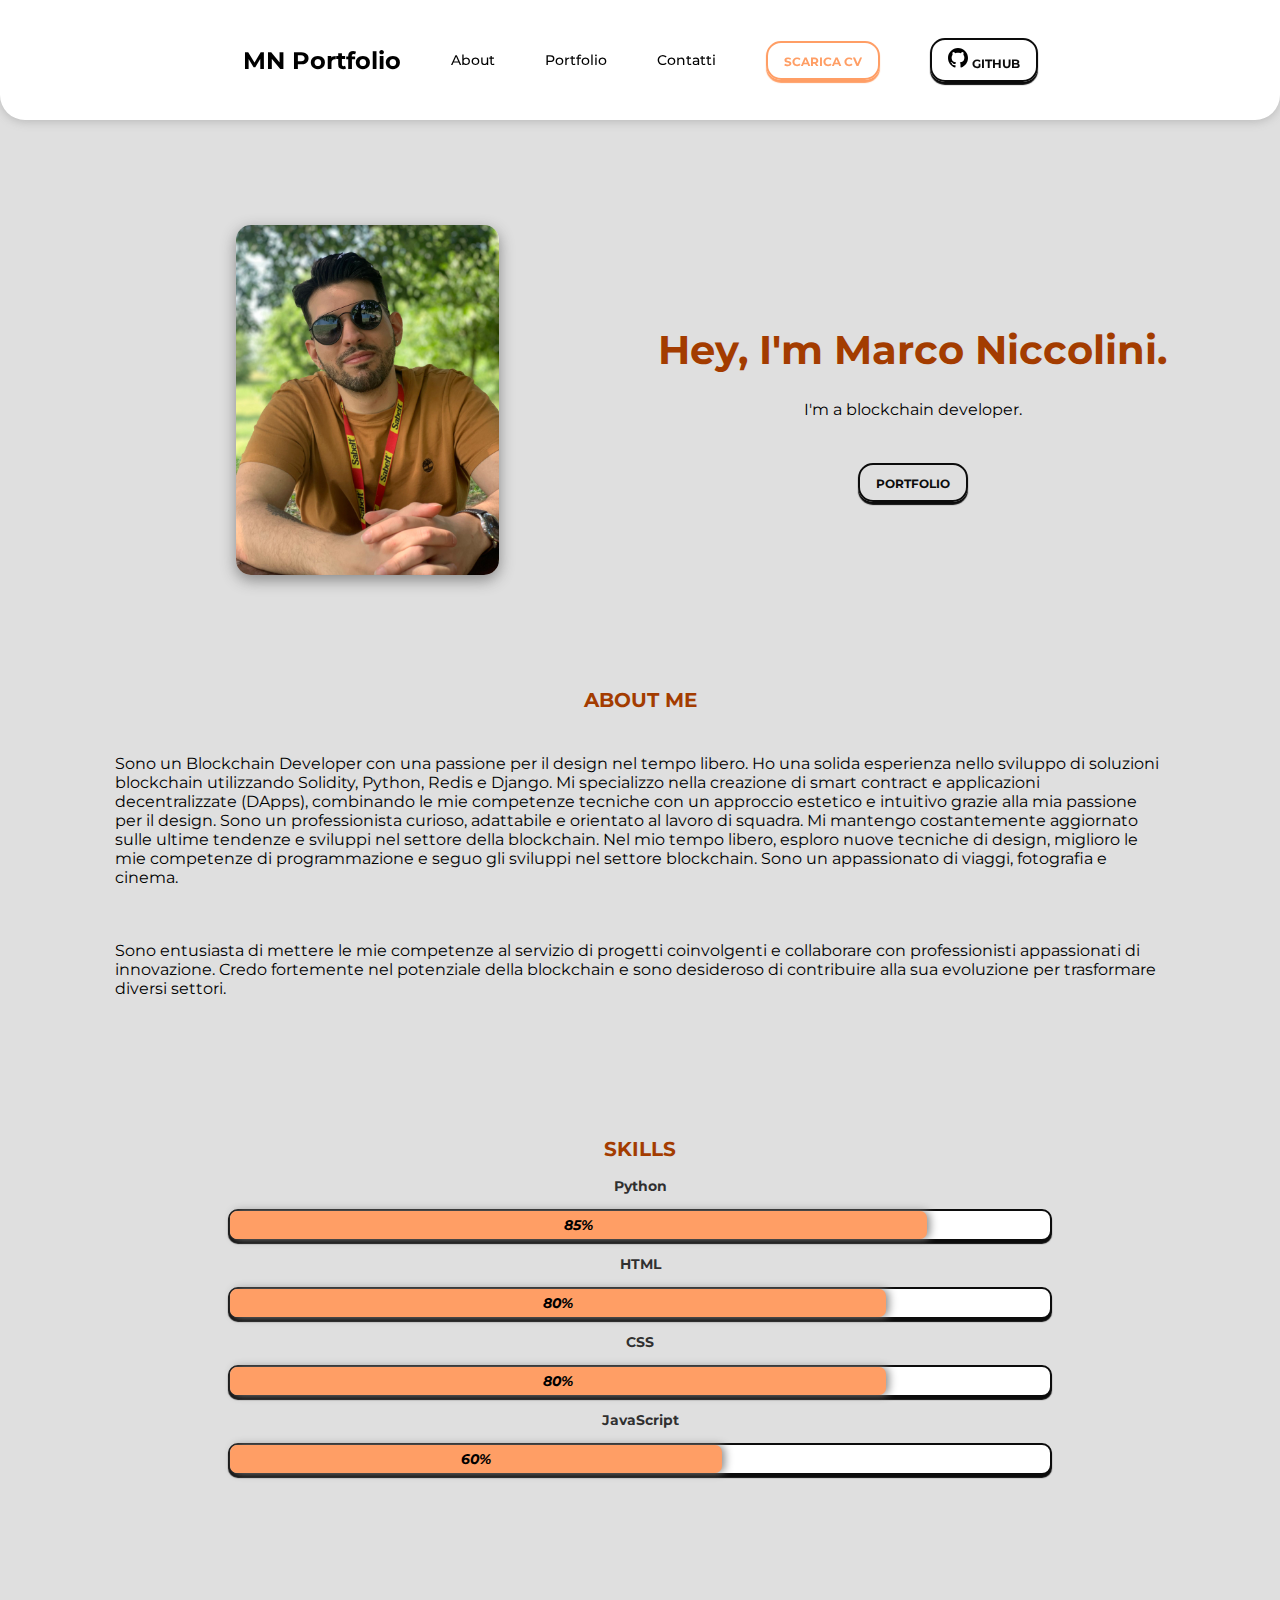
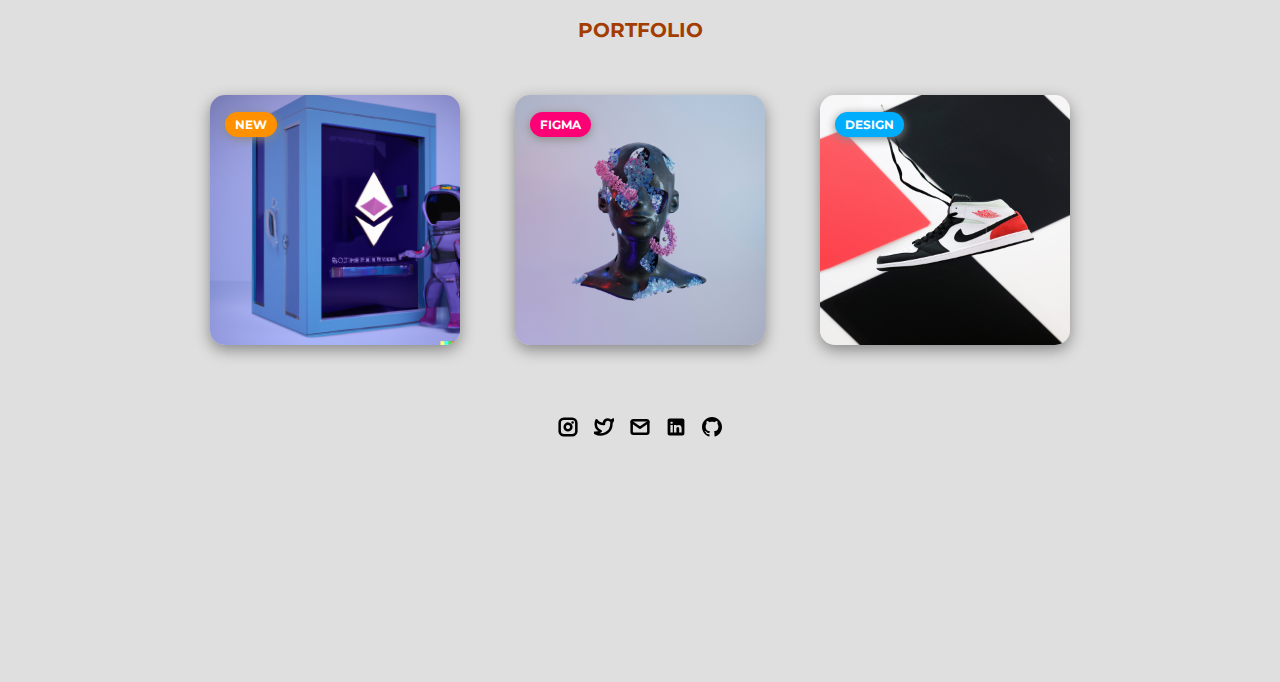
<file: index.html>
<!DOCTYPE html>
<html lang="en">
	<head>
    <!--Metadata-->
		<meta charset="utf-8">
    <meta name="description" content="Marco Niccolini Portfolio">
    <meta name="keywords" content="HTML, CSS, JavaScript, Portfolio">
    <meta name="author" content="Marco Niccolini">
    <meta name="viewport" content="width=device-width, initial-scale=1.0">

    <!-- Open Graph Meta -->
    <meta property="og:title" content="Marco Niccolini Porfolio" />
    <meta property="og:description" content="Pagina principale portfolio con progetti e informazioni" />
    <meta property="og:type" content="Projects" />
    <meta property="og:url" content="https://nicco6598.github.io/index.html" />
    <meta property="og:image" content="https://unsplash.com/it/foto/Im7lZjxeLhg" />

    <link rel="icon" href="./assets/images/DALL·E 2023-05-18 10.16.13.png" alt="Site Icon"/>
		<title>Marco Niccolini Portfolio</title>
    <link rel='canonical' href='https://nicco6598.github.io/index.html' />
    <link rel="preconnect" href="https://fonts.googleapis.com">
    <link rel="preconnect" href="https://fonts.googleapis.com">
    <link rel="preconnect" href="https://fonts.gstatic.com" crossorigin>
    <link href="https://fonts.googleapis.com/css2?family=Montserrat:wght@300;400;500;700&display=swap" rel="stylesheet">

		<link rel="stylesheet" href="./css/layout.css">
    <link rel="stylesheet" href="./css/typography.css">
    <link rel="stylesheet" href="./css/utilities.css">

		<script defer src="./js/script.js"></script>
    <script defer src="./js/index.js"></script>

	</head>
	<body>
    <!-- NAVBAR -->
    <nav id="hamnav">
      <!-- (B) THE HAMBURGER -->
      <label for="hamburger">&#9776;</label>
      <input type="checkbox" id="hamburger"/>
      <div class="navbar">
          <a class="nav-title-link" href="./index.html">
            <span class="nav-title">MN Portfolio</span>
            <a class="nav-menu" href="#about-section">About</a>
            <a class="nav-menu" href="#my-work-section">Portfolio</a>
            <a class="nav-menu" href="contact.html">Contatti</a>
            <a class="button2" target="_blank" href="assets/Marco+Niccolini+-+CV.pdf" alt="PDF Resume downloadable">
              <span class="button-text">Scarica CV</span>
            </a>
            <a class="button" target="_blank" href="https://github.com/Nicco6598">
              <image src="./assets/icons/github.svg" class="change-my-color" alt="Github logo button repository"/>
              <span class="button-text">Github</span> 
            </a>
          </a>
      </div>
    </nav>
    <!-- MAIN PAGE CONTENT -->
    <div id="main-content">

      <!-- PORTFOLIO HEADER -->
      <div id="portfolio-header">
        <div id="portfolio-header-image-container">
          <img src="assets/images/Profilepic.jpg" class="portfolio-header-image" alt="Marco Niccolini Blockchain developer pic">
        </div>

        <div id="portfolio-header-text-container">
            <div class="header-text">
              <h1 class="main-title">Hey, I'm Marco Niccolini.</h1>
              <div class="body-texth">I'm a blockchain developer.</div>
            </div>
            <a class="button" id="my-work-link">
              <span class="button-text">Portfolio</span> 

            </a>
        </div>
      </div>

      <div id="about-section">
        <h2 class="subheader-text">ABOUT ME</h2>
        <div class="about-section-content">
          <div class="body-text">Sono un Blockchain Developer con una passione per il design nel tempo libero. Ho una solida esperienza nello sviluppo di soluzioni blockchain utilizzando Solidity, Python, Redis e Django.
            Mi specializzo nella creazione di smart contract e applicazioni decentralizzate (DApps), combinando le mie competenze tecniche con un approccio estetico e intuitivo grazie alla mia passione per il design.
            Sono un professionista curioso, adattabile e orientato al lavoro di squadra. Mi mantengo costantemente aggiornato sulle ultime tendenze e sviluppi nel settore della blockchain.
            Nel mio tempo libero, esploro nuove tecniche di design, miglioro le mie competenze di programmazione e seguo gli sviluppi nel settore blockchain. Sono un appassionato di viaggi, fotografia e cinema.</div>
          <div class="body-text">Sono entusiasta di mettere le mie competenze al servizio di progetti coinvolgenti e collaborare con professionisti appassionati di innovazione. Credo fortemente nel potenziale della blockchain e sono desideroso di contribuire alla sua evoluzione per trasformare diversi settori.</div>
        </div>
      </div>

      <div class="container-sk">
        <h2 class="subheader-text" >SKILLS</h2>
        <h3 class="skill-text">Python</p>
        <div class="s-cont">
          <div class="skills py">85%</div>
        </div>
        <h3 class="skill-text">HTML</p>
        <div class="s-cont">
          <div class="skills html">80%</div>
        </div>

        <h3 class="skill-text">CSS</p>
        <div class="s-cont">
          <div class="skills css">80%</div>
        </div>

        <h3 class="skill-text">JavaScript</p>
        <div class="s-cont">
          <div class="skills js">60%</div>
        </div>
      </div>

      <div id="my-work-section">
        <h2 class="subheader-text" >PORTFOLIO</h2>

        <div class="projects-container">
          <div class="card">
            <p class="TagNew">NEW</p>
            <img class="image" src="assets/images/DALL·E 2023-05-18 10.16.13.png" alt="Crypto wallet personal project in figma">
            <div class="card-content">
              <h3 class="card-title"><a class="nav-title-link" target="_blank" href="https://www.linkedin.com/in/marco-niccolini98/overlay/1635493314443/single-media-viewer/?profileId=ACoAACjz-6UBXGsAe8PHB-EWkRU_YdZQ2DQOz60">CRYPTO WALLET</a></h3>
              <p class="card-description">A wallet for everyone.</p>
            </div>
          </div>
        
          <div class="card">
            <p class="TagF">FIGMA</p>
            <img class="image" src="assets/images/polina-kondrashova-fhrWAh2HMnM-unsplash.jpg" alt="NFT Marketplace personal project in figma">
            <div class="card-content">
              <h3 class="card-title"><a class="nav-title-link" target ="_blank" href="https://www.figma.com/proto/VfWzR3X1kYxyDL5oDmkp0K/nft-marketplace?node-id=1-8&scaling=scale-down&page-id=0%3A1&starting-point-node-id=1%3A8">NFT MARKETPLACE</a></h3>
              <p class="card-description">A simple marketplace for NFTs.</p>
            </div>
          </div>       

          <div class="card">
            <p class="Tag">DESIGN</p>
            <img class="image" src="assets/images/ryan-plomp-76w_eDO1u1E-unsplash.jpg" alt="SNKRS Rework personal project created in Adobe XD">
            <div class="card-content">
              <h3 class="card-title"><a class="nav-title-link" target="_blank" href="https://www.linkedin.com/in/marco-niccolini98/overlay/1635492694410/single-media-viewer/?profileId=ACoAACjz-6UBXGsAe8PHB-EWkRU_YdZQ2DQOz60">SNKRS REWORK</a></h3>
              <p class="card-description">Rework APP SNKRS+</p>
            </div>
          </div>   
        </div>
      </div> 

      <div id="footer">
        <a class="icon-link" target="_blank" href="https://instagram.com/Niccu.98" alt="Instagram Logo to Profile">
          <image src="./assets/icons/instagram.svg" class="footer-icon"/>
        </a>
        <a class="icon-link" target="_blank" href="https://twitter.com/DasNicco" alt="Twitter Logo to Profile">
          <image src="./assets/icons/twitter.svg" class="footer-icon"/>
        </a>
        <a class="icon-link" target="_blank" href="mailto:nicco6598@gmail.com" alt="Email Logo to Personal Email">
          <image src="./assets/icons/mail.svg" class="footer-icon"/>
        </a>
        <a class="icon-link" target="_blank" href="https://www.linkedin.com/in/marco-niccolini98/" alt="LinkedIn Logo to Profile">
          <image src="./assets/icons/linkedin.svg" class="footer-icon"/>
        </a>
        <a class="icon-link" target="_blank" href="https://github.com/Nicco6598" alt="Github Logo to Repository">
          <image src="./assets/icons/github.svg" class="footer-icon"/>
        </a>
      </div>
	</body>
</html>
</file>
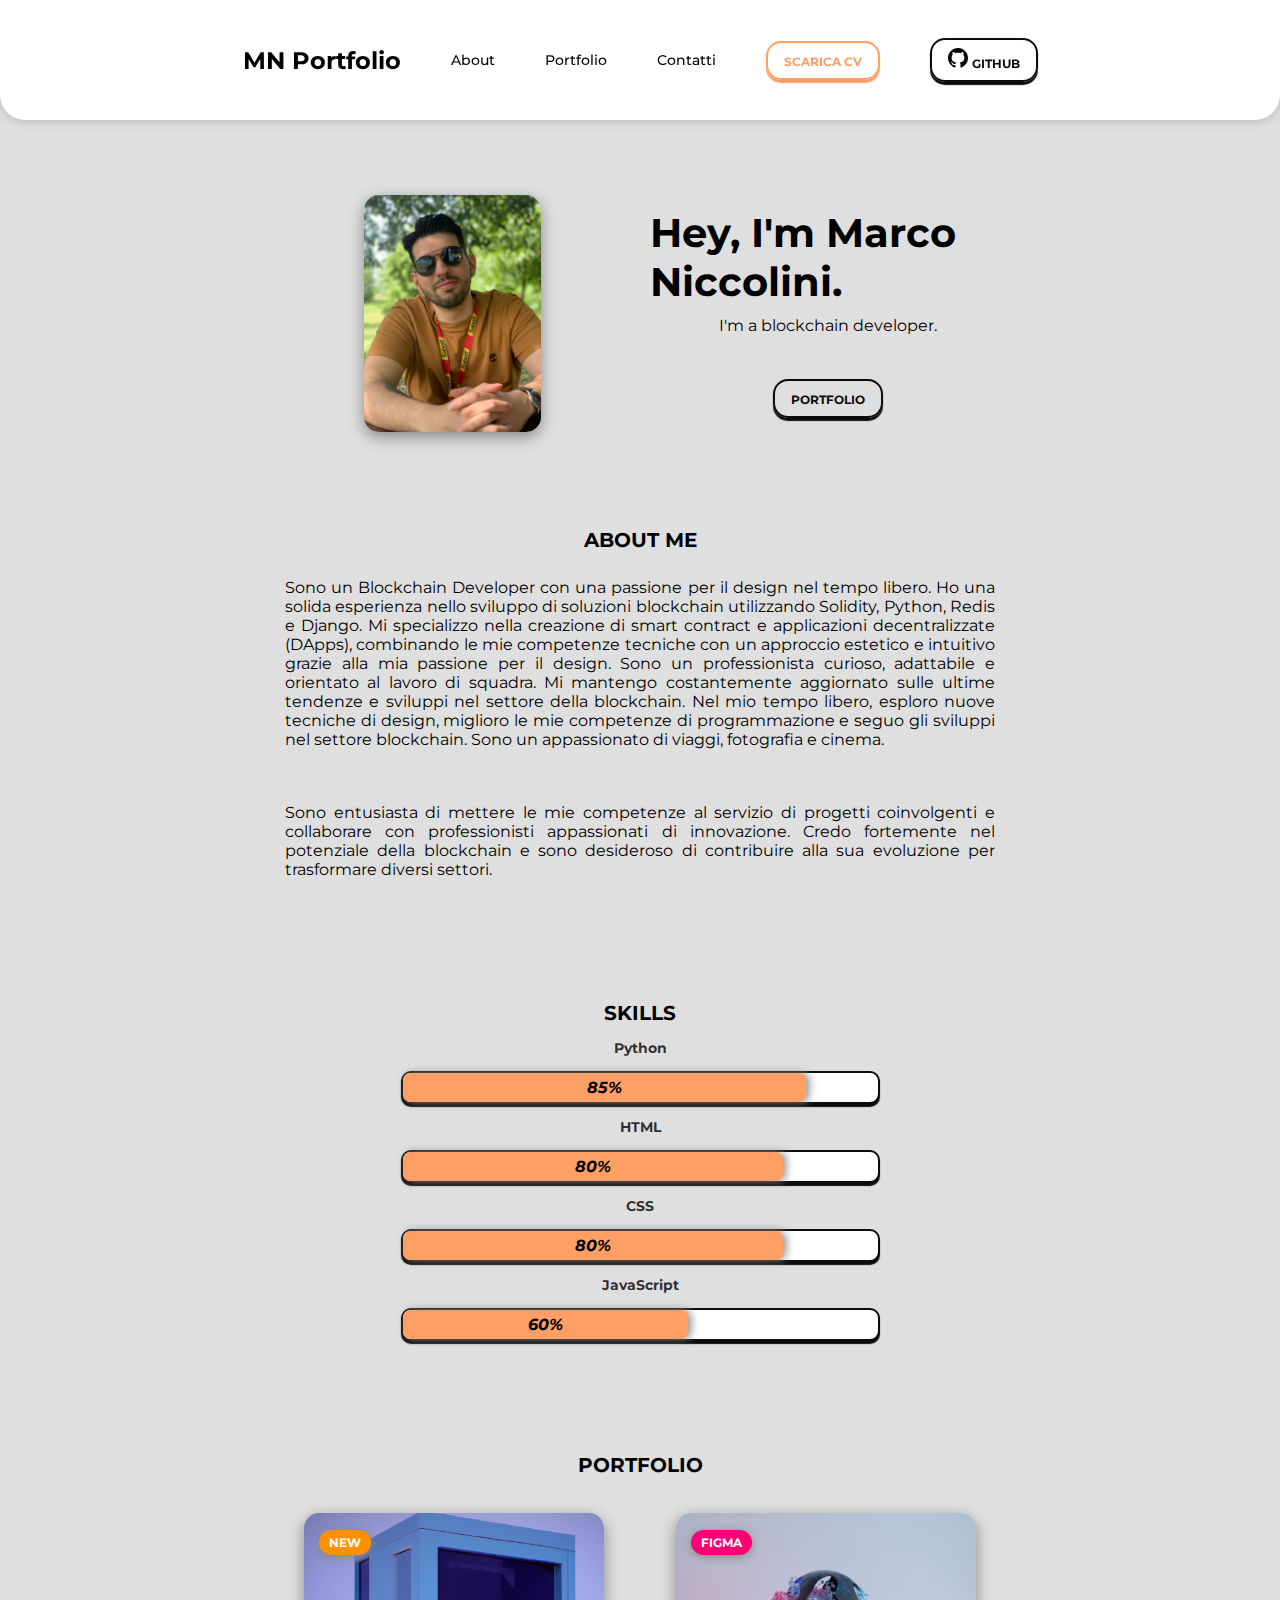
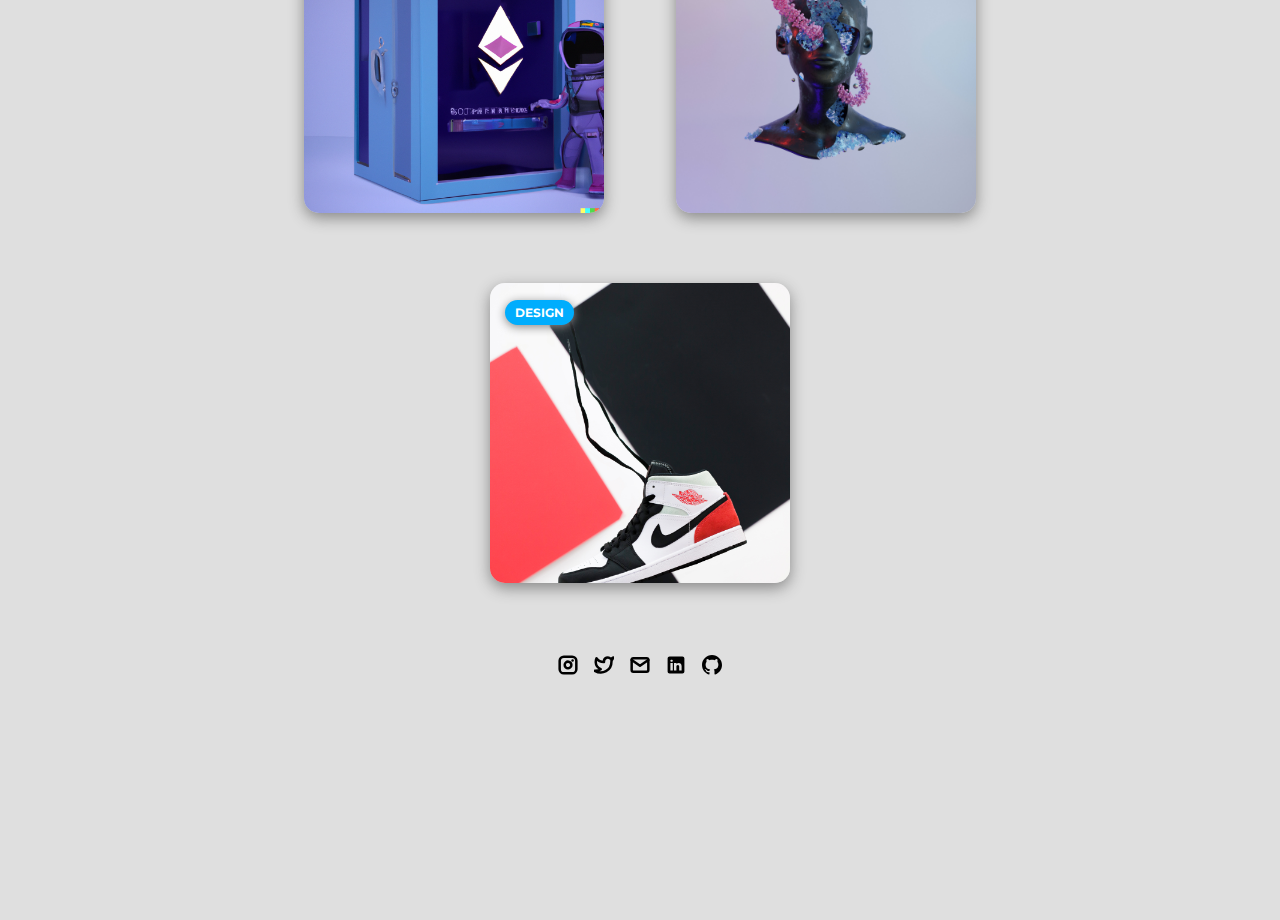
<file: public/index.html>
<!DOCTYPE html>
<html lang="en">
	<head>
		<meta charset="utf-8">

    <link rel="icon" href="./assets/images/DALL·E 2023-05-18 10.16.13.png" />
		<title>Marco Niccolini Portfolio</title>
    <meta name="description" content="A portfolio template for the Unemployables community.">
    <meta name="viewport" content="width=device-width, initial-scale=1" />
    <link rel="preconnect" href="https://fonts.googleapis.com">
    <link rel="preconnect" href="https://fonts.googleapis.com">
    <link rel="preconnect" href="https://fonts.gstatic.com" crossorigin>
    <link href="https://fonts.googleapis.com/css2?family=Montserrat:wght@300;400;500;700&display=swap" rel="stylesheet">

		<link rel="stylesheet" href="./css/layout.css">
    <link rel="stylesheet" href="./css/typography.css">
    <link rel="stylesheet" href="./css/utilities.css">

		<script defer src="./js/script.js"></script>
    <script defer src="./js/index.js"></script>
	</head>
	<body>
    <!-- NAVBAR -->
    <div class="navbar">
      <a class="nav-title-link" href="./index.html">
        <span class="nav-title">MN Portfolio</span>
        <a class="nav-menu" href="#about-section">About</a>
        <a class="nav-menu" href="#my-work-section">Portfolio</a>
        <a class="nav-menu" href="contact.html">Contatti</a>
        <a class="button2" href="assets/Marco+Niccolini+-+CV.pdf">
          <span class="button-text">Scarica CV</span>
        </a>
        <a class="button" href="https://github.com/Nicco6598">
          <image src="./assets/icons/github.svg" class="change-my-color"/>
          <span class="button-text">Github</span> 
        </a>
      </a>
    </div>

    <!-- MAIN PAGE CONTENT -->
    <div id="main-content">

      <!-- PORTFOLIO HEADER -->
      <div id="portfolio-header">
        <div id="portfolio-header-image-container">
          <img src="assets/images/Profilepic.jpg" class="portfolio-header-image">
        </div>

        <div id="portfolio-header-text-container">
            <div class="header-text">
              <span class="main-title">Hey, I'm Marco Niccolini.</span>
              <div class="body-texth">I'm a blockchain developer.</div>
            </div>
            <a class="button" id="my-work-link">
              <span class="button-text">Portfolio</span> 

            </a>
        </div>
      </div>

      <div id="about-section">
        <span class="subheader-text">ABOUT ME</span>
        <div class="about-section-content">
          <div class="body-text">Sono un Blockchain Developer con una passione per il design nel tempo libero. Ho una solida esperienza nello sviluppo di soluzioni blockchain utilizzando Solidity, Python, Redis e Django.

            Mi specializzo nella creazione di smart contract e applicazioni decentralizzate (DApps), combinando le mie competenze tecniche con un approccio estetico e intuitivo grazie alla mia passione per il design.
            
            Sono un professionista curioso, adattabile e orientato al lavoro di squadra. Mi mantengo costantemente aggiornato sulle ultime tendenze e sviluppi nel settore della blockchain.
            
            Nel mio tempo libero, esploro nuove tecniche di design, miglioro le mie competenze di programmazione e seguo gli sviluppi nel settore blockchain. Sono un appassionato di viaggi, fotografia e cinema.</div>
          <div class="body-text">Sono entusiasta di mettere le mie competenze al servizio di progetti coinvolgenti e collaborare con professionisti appassionati di innovazione. Credo fortemente nel potenziale della blockchain e sono desideroso di contribuire alla sua evoluzione per trasformare diversi settori.</div>
        </div>
      </div>

      <div class="container-sk">
        <span class="subheader-text" >SKILLS</span>
        <p class="skill-text">Python</p>
        <div class="s-cont">
          <div class="skills py">85%</div>
        </div>
        <p class="skill-text">HTML</p>
        <div class="s-cont">
          <div class="skills html">80%</div>
        </div>

        <p class="skill-text">CSS</p>
        <div class="s-cont">
          <div class="skills css">80%</div>
        </div>

        <p class="skill-text">JavaScript</p>
        <div class="s-cont">
          <div class="skills js">60%</div>
        </div>
      </div>

      <div id="my-work-section">
        <span class="subheader-text">PORTFOLIO</span>

        <div class="projects-container">
          <div class="card">
            <p class="TagNew">NEW</p>
            <img class="image" src="assets/images/DALL·E 2023-05-18 10.16.13.png" alt="CRYPTO WALLET">
            <div class="card-content">
              <h3 class="card-title"><a class="nav-title-link" target="_blank" href="https://www.linkedin.com/in/marco-niccolini98/overlay/1635493314443/single-media-viewer/?profileId=ACoAACjz-6UBXGsAe8PHB-EWkRU_YdZQ2DQOz60">CRYPTO WALLET</a></h3>
              <p class="card-description">A wallet for everyone.</p>
            </div>
          </div>
        
          <div class="card">
            <p class="TagF">FIGMA</p>
            <img class="image" src="assets/images/polina-kondrashova-fhrWAh2HMnM-unsplash.jpg" alt="NFT MARKETPLACE">
            <div class="card-content">
              <h3 class="card-title"><a class="nav-title-link" target ="_blank" href="https://www.figma.com/proto/VfWzR3X1kYxyDL5oDmkp0K/nft-marketplace?node-id=1-8&scaling=scale-down&page-id=0%3A1&starting-point-node-id=1%3A8">NFT MARKETPLACE</a></h3>
              <p class="card-description">A simple marketplace for NFTs.</p>
            </div>
          </div>       

          <div class="card">
            <p class="Tag">DESIGN</p>
            <img class="image" src="assets/images/ryan-plomp-76w_eDO1u1E-unsplash.jpg" alt="SNKRS REWORK">
            <div class="card-content">
              <h3 class="card-title"><a class="nav-title-link" target="_blank" href="https://www.linkedin.com/in/marco-niccolini98/overlay/1635492694410/single-media-viewer/?profileId=ACoAACjz-6UBXGsAe8PHB-EWkRU_YdZQ2DQOz60">SNKRS REWORK</a></h3>
              <p class="card-description">Rework APP SNKRS+</p>
            </div>
          </div>   
        </div>
      </div> 

    <div id="footer">
      <a class="icon-link" target="_blank" href="https://instagram.com/Niccu.98">
        <image src="./assets/icons/instagram.svg" class="footer-icon"/>
      </a>
      <a class="icon-link" target="_blank" href="https://twitter.com/DasNicco">
        <image src="./assets/icons/twitter.svg" class="footer-icon"/>
      </a>
      <a class="icon-link" target="_blank" href="mailto:nicco6598@gmail.com">
        <image src="./assets/icons/mail.svg" class="footer-icon"/>
      </a>
      <a class="icon-link" target="_blank" href="https://www.linkedin.com/in/marco-niccolini98/">
        <image src="./assets/icons/linkedin.svg" class="footer-icon"/>
      </a>
      <a class="icon-link" target="_blank" href="https://github.com/Nicco6598">
        <image src="./assets/icons/github.svg" class="footer-icon"/>
      </a>
    </div>
	</body>
</html>
</file>
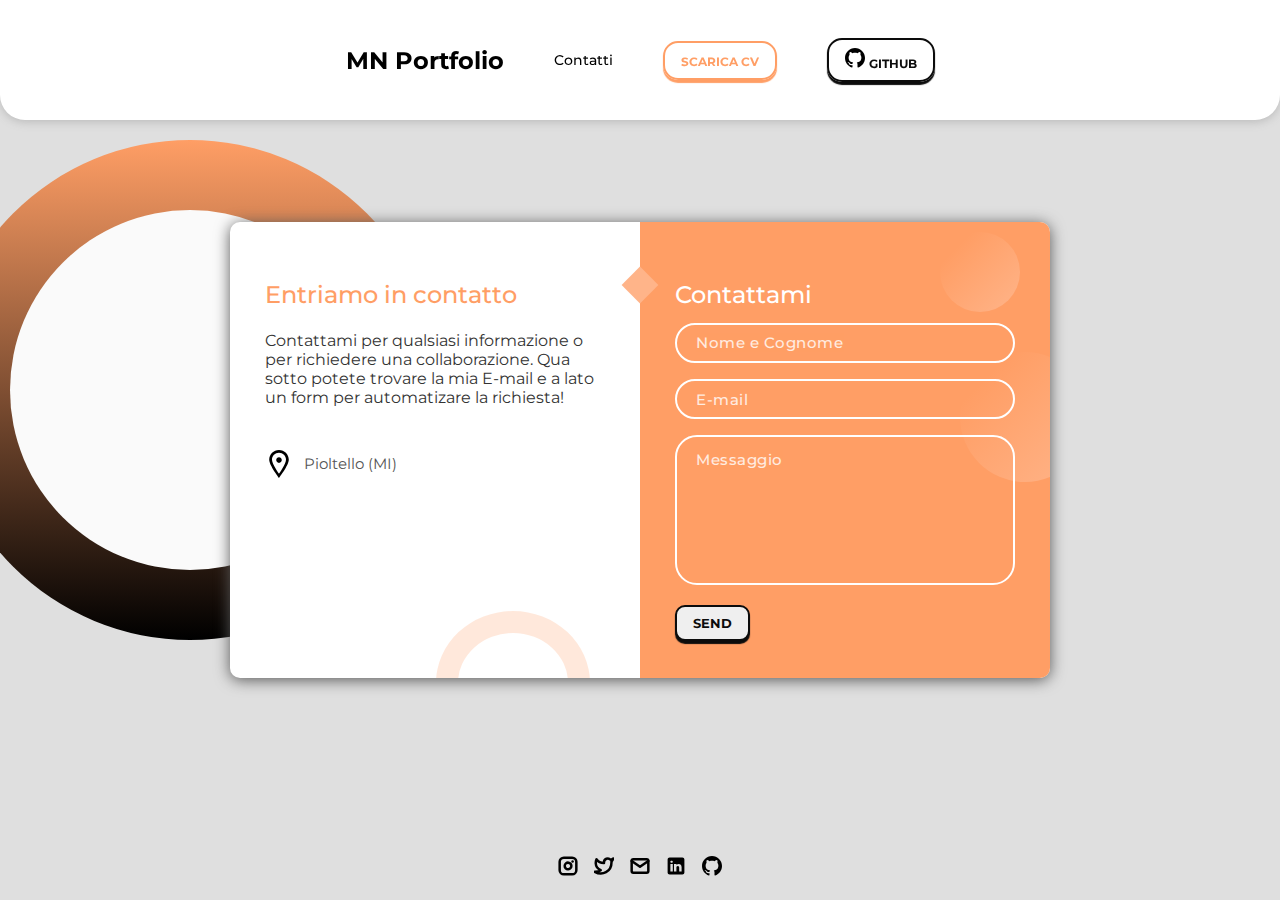
<file: contact.html>
<!DOCTYPE html>
<html lang="en">
	<head>
    <!--Metadata-->
    <meta charset="utf-8">
    <meta name="description" content="Marco Niccolini Portfolio Contacts">
    <meta name="keywords" content="HTML, CSS, JavaScript, Portfolio, Contacts">
    <meta name="author" content="Marco Niccolini">
    <meta name="viewport" content="width=device-width, initial-scale=1.0">

    <!-- Open Graph Meta -->
    <meta property="og:title" content="Marco Niccolini Porfolio Contacts" />
    <meta property="og:description" content="Sezione contattami del mio portfolio" />
    <meta property="og:type" content="Contacts" />
    <meta property="og:url" content="https://nicco6598.github.io/contact.html" />
    <meta property="og:image" content="https://nicco6598.github.io/assets/images/Contacts.jpg" />

    <link rel="icon" href="./assets/images/DALL·E 2023-05-18 10.16.13.png" />
		<title>Marco Niccolini Portfolio</title>
    <link rel='canonical' href='https://nicco6598.github.io/contact.html' />
    <link rel="preconnect" href="https://fonts.googleapis.com">
    <link rel="preconnect" href="https://fonts.googleapis.com">
    <link rel="preconnect" href="https://fonts.gstatic.com" crossorigin>
    <link href="https://fonts.googleapis.com/css2?family=Montserrat:wght@300;400;500;700&display=swap" rel="stylesheet">

		<link rel="stylesheet" href="./css/layout.css">
    <link rel="stylesheet" href="./css/typography.css">
    <link rel="stylesheet" href="./css/utilities.css">

		<script defer src="./js/script.js"></script>

	</head>
	<body>
    <nav id="hamnav">
      <!-- (B) THE HAMBURGER -->
      <label for="hamburger">&#9776;</label>
      <input type="checkbox" id="hamburger"/>
      <div class="navbar">
          <a class="nav-title-link" href="./index.html">
            <span class="nav-title">MN Portfolio</span>
            <a class="nav-menu" href="contact.html">Contatti</a>
            <a class="button2" target="_blank" href="assets/Marco+Niccolini+-+CV.pdf" alt="PDF Resume downloadable">
              <span class="button-text">Scarica CV</span>
            </a>
            <a class="button" target="_blank" href="https://github.com/Nicco6598">
              <image src="./assets/icons/github.svg" class="change-my-color" alt="Github logo button repository"/>
              <span class="button-text">Github</span> 
            </a>
          </a>
      </div>
    </nav>


    <div class="container">
      <span class="big-circle"></span>
      <div class="form">
        <div class="contact-info">
          <h3 class="title">Entriamo in contatto</h3>
          <p class="text">
            Contattami per qualsiasi informazione o per richiedere una collaborazione.
            Qua sotto potete trovare la mia E-mail e a lato un form per automatizare la richiesta!
          </p>

          <div class="info">
            <div class="information">
              <img src="assets/icons/pin.svg" class="icon" alt="Google Pin Maps icon svg" />
              <p>Pioltello (MI)</p>
            </div>
          </div>
        </div>

        <div class="contact-form">
          <span class="circle one"></span>
          <span class="circle two"></span>

          <form action="index.html" autocomplete="off">
            <h3 class="title">Contattami</h3>
            <div class="input-container">
              <input type="text" name="name" class="input" placeholder="Nome e Cognome" required/>
            </div>
            <div class="input-container">
              <input type="email" name="email" class="input" placeholder="E-mail" required/>
            </div>
            <div class="input-container textarea">
              <textarea name="message" class="input" placeholder="Messaggio" required></textarea>
            </div>
            <input type="submit" value="Send" class="btn" />
          </form>
        </div>
      </div>
    </div>

    <div id="footer">
      <a class="icon-link" target="_blank" href="https://instagram.com/Niccu.98" alt="Instagram Logo to Profile">
        <image src="./assets/icons/instagram.svg" class="footer-icon"/>
      </a>
      <a class="icon-link" target="_blank" href="https://twitter.com/DasNicco" alt="Twitter Logo to Profile">
        <image src="./assets/icons/twitter.svg" class="footer-icon"/>
      </a>
      <a class="icon-link" target="_blank" href="mailto:nicco6598@gmail.com" alt="Email Logo to Personal Email">
        <image src="./assets/icons/mail.svg" class="footer-icon"/>
      </a>
      <a class="icon-link" target="_blank" href="https://www.linkedin.com/in/marco-niccolini98/" alt="LinkedIn Logo to Profile">
        <image src="./assets/icons/linkedin.svg" class="footer-icon"/>
      </a>
      <a class="icon-link" target="_blank" href="https://github.com/Nicco6598" alt="Github Logo to Repository">
        <image src="./assets/icons/github.svg" class="footer-icon"/>
      </a>
    </div>

	</body>
</html>
</file>
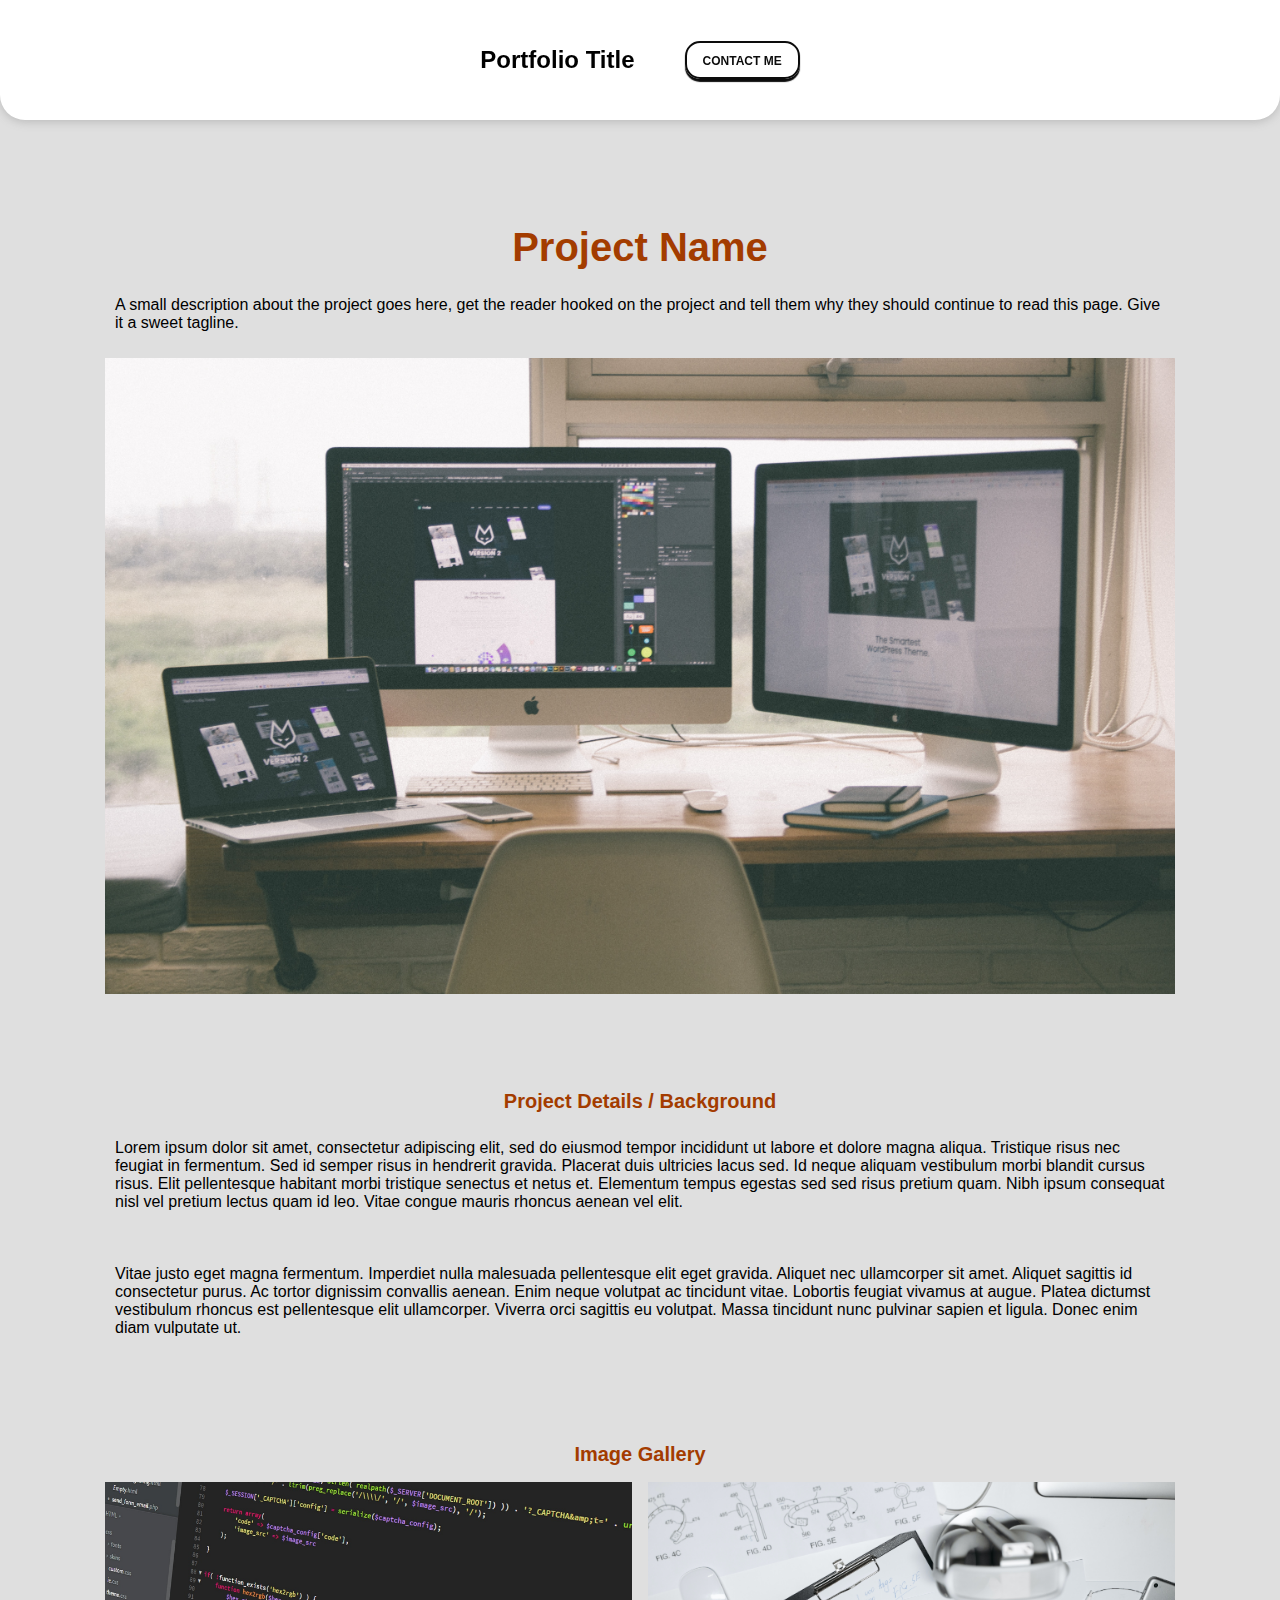
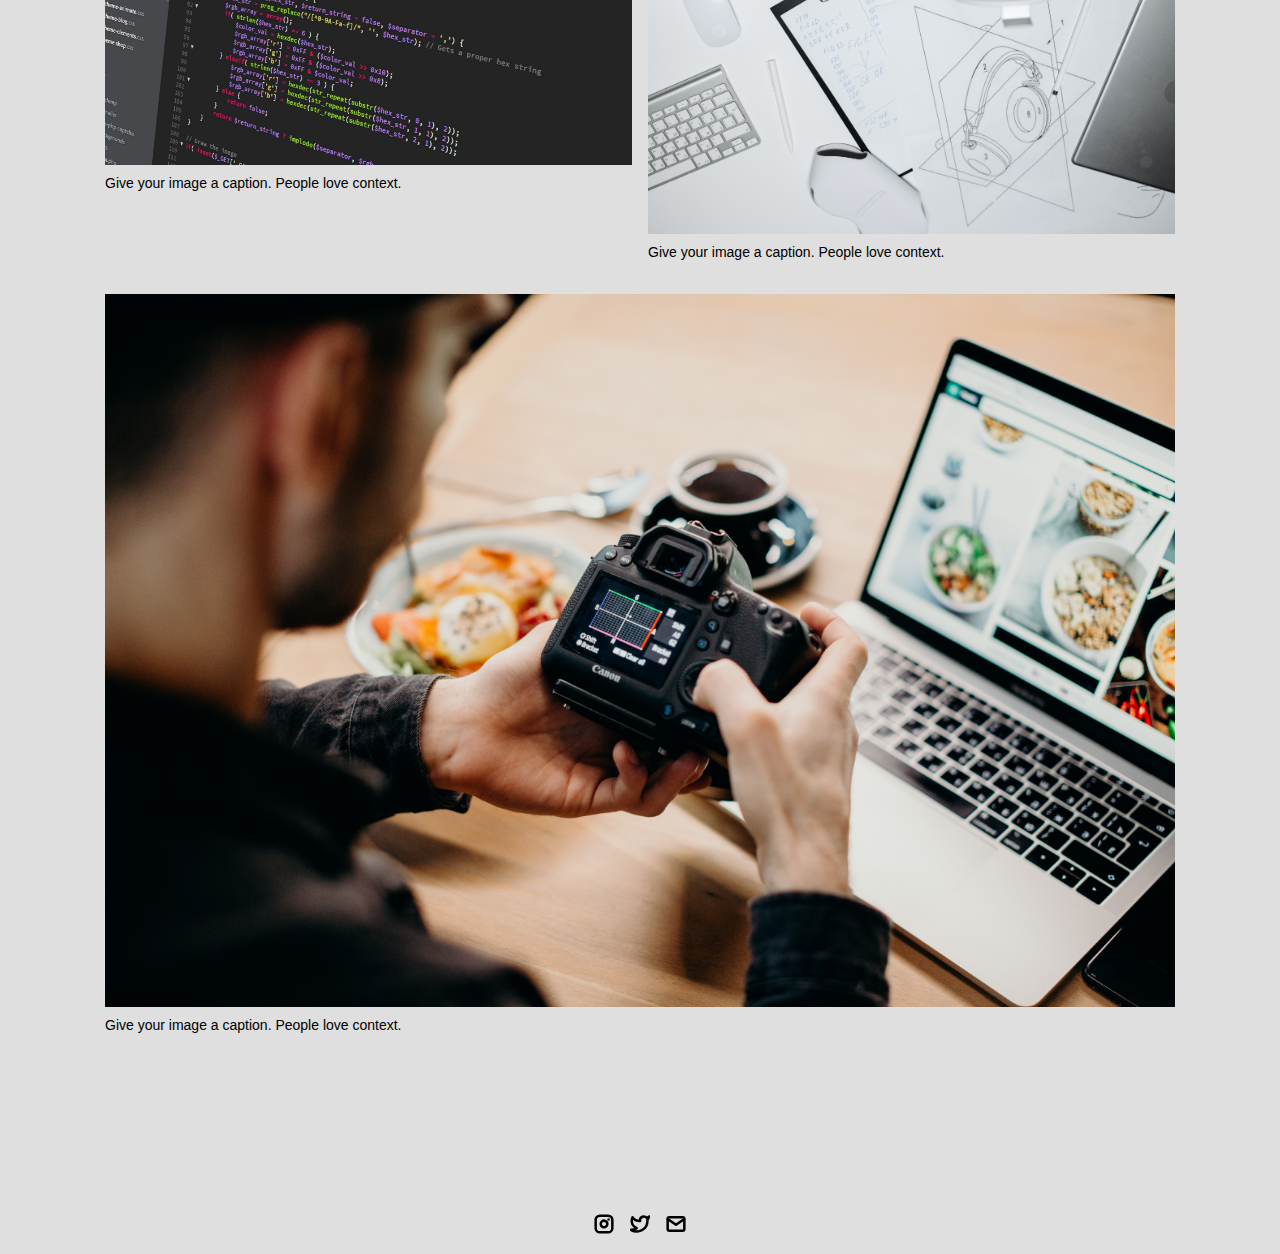
<file: project-pages/project-template.html>
<!-- 
  IMPORTANT! 
  
  Keep this file unchanged to use as a template for all future project pages. 

  For every new project you add to your portfolio, make a copy of this file in the
  'project-pages' folder with a name related to the project.
-->


<!DOCTYPE html>
<html lang="en">
	<head>
		<meta charset="utf-8">
    <!-- 
      TODO

      Upload your Unemployable (or whatever photo you like) to the assets/images folder
      and change the name of the image below to match the uploaded one

      Change the title in the <title> tag to whatever you would like the title of your portfolio to be

      This should be the same across all pages.
     -->
     <link rel="icon" href="../assets/images/1311.png" />
     <title>Unemployables Portfolio</title>
    <meta name="description" content="A portfolio template for the Unemployables community.">
    <meta name="viewport" content="width=device-width, initial-scale=1" />

		<link rel="stylesheet" href="../css/layout.css">
    <link rel="stylesheet" href="../css/typography.css">
    <link rel="stylesheet" href="../css/utilities.css">

		<script defer src="../js/script.js"></script>
	</head>
	<body>
    <!-- NAVBAR -->
    <div class="navbar">
      <a class="nav-title-link" href="../index.html">
        <!-- 
          TODO - Change the "Portfolio Title" to whatever you want displayed in the top left

          (this should be the same across all pages)
         -->
        <span class="nav-title">Portfolio Title</span>
        <!-- 
          TODO - Change the email after 'mailto:' to your email address for contact 
        
          (this should be the same across all pages)
        -->
        <a class="button" href="prova_contatti.html">
          <span class="button-text">Contact Me</span>
        </a>
      </a>
    </div>

    <!-- MAIN PAGE CONTENT -->
    <div id="main-content">

      <!-- PROJECT HEADER -->
      <div id="project-header">
          <!-- 
            TODO

            - Change the 'main-title' text to the name of your project
            - Change the 'body-text' text to a short and sweet description of your project (maybe the same as the one on the project card)
            - Change "desktop.jpeg" to the image filename you uploaded in the assets/images folder.
          -->
        <div class="main-title">Project Name</div>
        <div class="body-text">A small description about the project goes here, get the reader hooked on the project and tell them why they should continue to read this page. Give it a sweet tagline.</div>
        <image class="project-header-image" src="../assets/images/desktop.jpeg">
      </div>

      <!-- PROJECT DETAILS -->
      <!-- 
        TODO

        - Change the 'subheader-text' to whatever header you want for project details
        - Add paragraphs using the <div class="body-text"></div> elements in the "project-details-content"
      -->
      <div id="project-details">
        <div class="subheader-text">Project Details / Background</div>
        <div class="project-details-content">
          <div class="body-text">Lorem ipsum dolor sit amet, consectetur adipiscing elit, sed do eiusmod tempor incididunt ut labore et dolore magna aliqua. Tristique risus nec feugiat in fermentum. Sed id semper risus in hendrerit gravida. Placerat duis ultricies lacus sed. Id neque aliquam vestibulum morbi blandit cursus risus. Elit pellentesque habitant morbi tristique senectus et netus et. Elementum tempus egestas sed sed risus pretium quam. Nibh ipsum consequat nisl vel pretium lectus quam id leo. Vitae congue mauris rhoncus aenean vel elit.</div>
          <div class="body-text">Vitae justo eget magna fermentum. Imperdiet nulla malesuada pellentesque elit eget gravida. Aliquet nec ullamcorper sit amet. Aliquet sagittis id consectetur purus. Ac tortor dignissim convallis aenean. Enim neque volutpat ac tincidunt vitae. Lobortis feugiat vivamus at augue. Platea dictumst vestibulum rhoncus est pellentesque elit ullamcorper. Viverra orci sagittis eu volutpat. Massa tincidunt nunc pulvinar sapien et ligula. Donec enim diam vulputate ut.</div>
        </div>
      </div>

      <!-- IMAGE GALLERY -->
      <div id="project-gallery">
        <!-- TODO - Change the 'subheader-text' to whatever you want the Gallery section header to say -->
        <div class="subheader-text">Image Gallery</div>
        <div class="project-gallery-content">
            <!-- 
              TODO

              This is where the images in the gallery live. Here's a simple gallery image for you to copy:

              Full Width Image:

                <div class="gallery-image-container">
                  <img src="../assets/images/IMAGE_NAME" class="gallery-image">
                  <span class="image-caption">IMAGE_CAPTION</span>
                </div>

              Half Width Image: 

                <div class="gallery-image-container half-width">
                  <img src="../assets/images/IMAGE_NAME" class="gallery-image">
                  <span class="image-caption">IMAGE_CAPTION</span>
                </div>

              - To add an image to the this area, copy one of the above, paste it below this comment, and change the following:
                  - IMAGE_NAME: the name of the image file in assets/images
                  - IMAGE_CAPTION: to the caption of the image
            -->
            <div class="gallery-image-container half-width">
              <img src="../assets/images/code.jpeg" class="gallery-image">
              <span class="image-caption">Give your image a caption. People love context.</span>
            </div>
            <div class="gallery-image-container half-width">
              <img src="../assets/images/sketchbook.jpeg" class="gallery-image">
              <span class="image-caption">Give your image a caption. People love context.</span>
            </div>
            <div class="gallery-image-container">
              <img src="../assets/images/camera.jpeg" class="gallery-image">
              <span class="image-caption">Give your image a caption. People love context.</span>
            </div>
        </div>
      </div>
    </div>

    <!-- FOOTER -->
    <div id="footer">
      <!-- 
        TODO - Change href to your Instagram account (can also delete entire "a" element if no Instagram) 

        This should be the same across all pages.
      -->
      <a class="icon-link" target="_blank" href="https://twitter.com/whitevans_eth">
        <image src="../assets/icons/instagram.svg" class="footer-icon"/>
      </a>
      <!-- 
        TODO - Change href to your Twitter account (can also delete entire "a" element if no Twitter) 
      
        This should be the same across all pages.
      -->
      <a class="icon-link" target="_blank" href="https://twitter.com/whitevans_eth">
        <image src="../assets/icons/twitter.svg" class="footer-icon"/>
      </a>
      <!-- 
        TODO - Change the email after "mailto" to your contact email 
      
        This should be the same across all pages.
      -->
      <a class="icon-link" href="mailto:whitevans.eth@gmail.com">
        <image src="../assets/icons/mail.svg" class="footer-icon"/>
      </a>
    </div>

	</body>
</html>
</file>
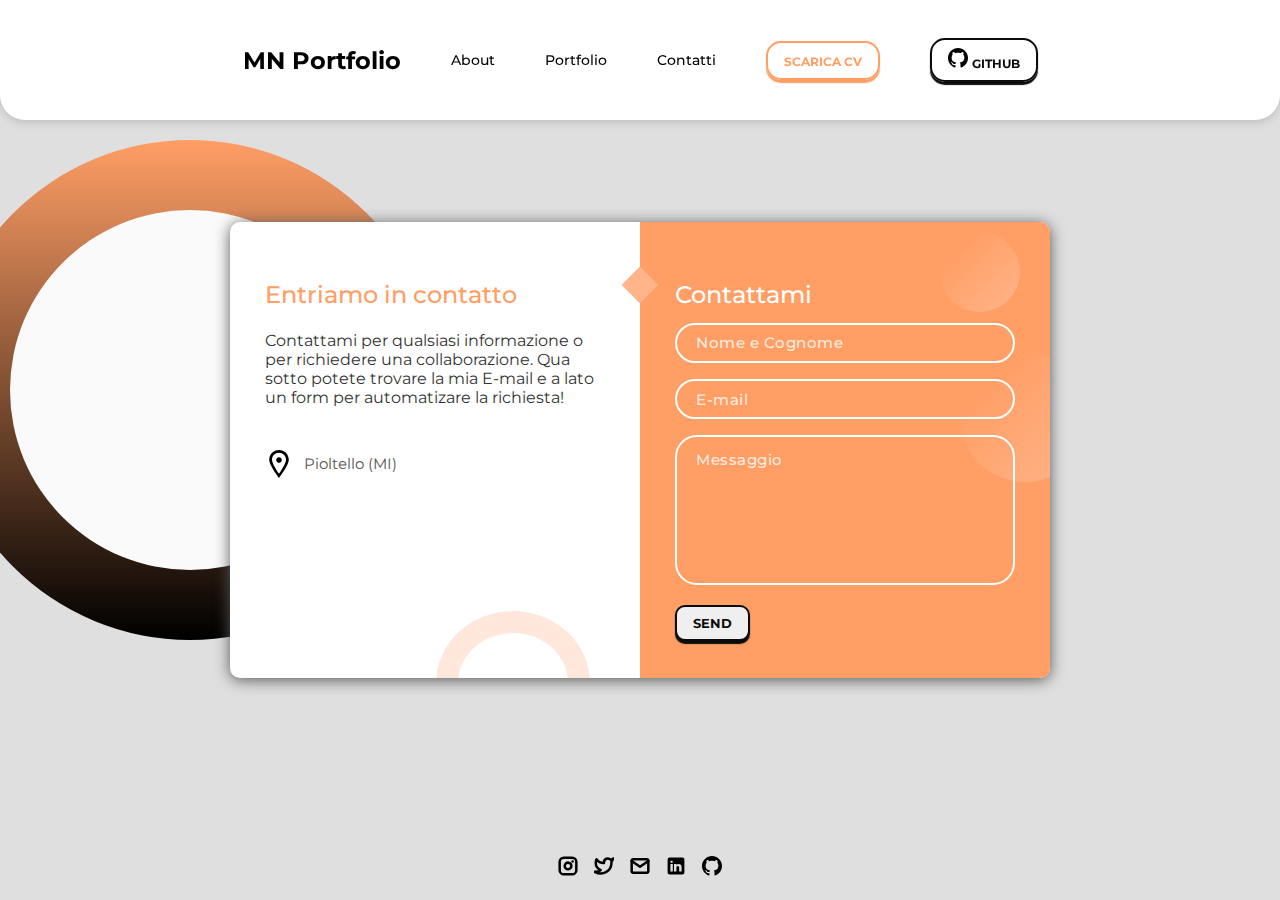
<file: public/contact.html>
<!DOCTYPE html>
<html lang="en">
	<head>
		<meta charset="utf-8">

    <link rel="icon" href="./assets/images/DALL·E 2023-05-18 10.16.13.png" />
		<title>Marco Niccolini Portfolio</title>
    <meta name="description" content="A portfolio template for the Unemployables community.">
    <meta name="viewport" content="width=device-width, initial-scale=1" />
    <link rel="preconnect" href="https://fonts.googleapis.com">
    <link rel="preconnect" href="https://fonts.googleapis.com">
    <link rel="preconnect" href="https://fonts.gstatic.com" crossorigin>
    <link href="https://fonts.googleapis.com/css2?family=Montserrat:wght@300;400;500;700&display=swap" rel="stylesheet">

		<link rel="stylesheet" href="./css/layout.css">
    <link rel="stylesheet" href="./css/typography.css">
    <link rel="stylesheet" href="./css/utilities.css">

		<script defer src="./js/script.js"></script>
	</head>
	<body>
    <div class="navbar">
      <a class="nav-title-link" href="./index.html">
        <span class="nav-title">MN Portfolio</span>
        <a class="nav-menu" href="index.html#about-section">About</a>
        <a class="nav-menu" href="index.html#my-work-section">Portfolio</a>
        <a class="nav-menu" href="contact.html">Contatti</a>
        <a class="button2" href="assets/Marco+Niccolini+-+CV.pdf">
          <span class="button-text">Scarica CV</span>
        </a>
        <a class="button" href="https://github.com/Nicco6598">
          <image src="./assets/icons/github.svg" class="change-my-color"/>
          <span class="button-text">Github</span> 
        </a>
      </a>
    </div>


    <div class="container">
      <span class="big-circle"></span>
      <div class="form">
        <div class="contact-info">
          <h3 class="title">Entriamo in contatto</h3>
          <p class="text">
            Contattami per qualsiasi informazione o per richiedere una collaborazione.
            Qua sotto potete trovare la mia E-mail e a lato un form per automatizare la richiesta!
          </p>

          <div class="info">
            <div class="information">
              <img src="assets/icons/pin.svg" class="icon" alt="" />
              <p>Pioltello (MI)</p>
            </div>
          </div>
        </div>

        <div class="contact-form">
          <span class="circle one"></span>
          <span class="circle two"></span>

          <form action="index.html" autocomplete="off">
            <h3 class="title">Contattami</h3>
            <div class="input-container">
              <input type="text" name="name" class="input" placeholder="Nome e Cognome" required/>
            </div>
            <div class="input-container">
              <input type="email" name="email" class="input" placeholder="E-mail" required/>
            </div>
            <div class="input-container textarea">
              <textarea name="message" class="input" placeholder="Messaggio" required></textarea>
            </div>
            <input type="submit" value="Send" class="btn" />
          </form>
        </div>
      </div>
    </div>

    <div id="footer">
      <a class="icon-link" target="_blank" href="https://instagram.com/Niccu.98">
        <image src="./assets/icons/instagram.svg" class="footer-icon"/>
      </a>
      <a class="icon-link" target="_blank" href="https://twitter.com/DasNicco">
        <image src="./assets/icons/twitter.svg" class="footer-icon"/>
      </a>
      <a class="icon-link" target="_blank" href="mailto:nicco6598@gmail.com">
        <image src="./assets/icons/mail.svg" class="footer-icon"/>
      </a>
      <a class="icon-link" target="_blank" href="https://www.linkedin.com/in/marco-niccolini98/">
        <image src="./assets/icons/linkedin.svg" class="footer-icon"/>
      </a>
      <a class="icon-link" target="_blank" href="https://github.com/Nicco6598">
        <image src="./assets/icons/github.svg" class="footer-icon"/>
      </a>
    </div>

	</body>
</html>
</file>
<file: css/layout.css>
* {
  box-sizing: border-box;
}

html {
  text-size-adjust: none;
  -webkit-text-size-adjust: none;
  -moz-text-size-adjust: none;
  -ms-text-size-adjust: none;
}

body {
  margin: 0;
  -webkit-font-smoothing: antialiased;
  -moz-osx-font-smoothing: grayscale;
  background-color: #dfdfdf;
  height: auto;
}




/* Main Page Layout */

#main-content {
  margin: 225px 425px;
  display: flex;
  flex-direction: column;
  gap: 96px;
}






/* Portfolio Header */

#portfolio-header {
  display: flex;
  gap: 20px;
  align-items: center;
}

#portfolio-header-image-container {
  display: flex;
  flex-direction: column;
  gap: 10px;
  flex-basis: 50%;
  justify-content: center;
  align-items: center;
}

.portfolio-header-image {
  width: 50%;
  height: auto;
  border-radius: 15px;
  box-shadow: 0px 5px 15px #888888;
}

#portfolio-header-text-container {
  display: flex;
  flex-direction: column;
  gap: 34px;
  flex-basis: 50%;
  align-items: center;
}




/* About Section */

#about-section {
  display: flex;
  flex-direction: column;
  gap: 16px;
}

.about-section-content {
  display: flex;
  flex-direction: column;
  gap: 34px;
}




/* Project Section */

#my-work-section {
  display: flex;
  flex-direction: column;
  gap: 16px;
  align-items: center;
}

.projects-container {
  display: flex;
  gap: 30px 15px;
  flex-wrap: wrap;
  justify-content: space-around;
  align-items:flex-start;
}

    /* Project Cards */

    .project-card {
      max-width: calc((100% - 32px) / 3);
      display: flex;
      flex-direction: column;
      gap: 34px;
    }

    .project-card-text-container {
      flex-direction: column;
      display: flex;
      gap: 16px
    }

    .project-image {
      width: 100%;
      height: 200px;
      object-fit: cover;
      object-position: center;
    }




/* Project Pages */

#project-header {
  display: flex;
  flex-direction: column;
  gap: 16px;
}

.project-header-image {
  width: 100%;
  height: auto;
}

#project-details {
  display: flex;
  flex-direction: column;
  gap: 16px;
}

.project-details-content {
  display: flex;
  flex-direction: column;
  gap: 34px;
}

    /* Project Gallery */

    #project-gallery {
      display: flex;
      flex-direction: column;
      gap: 16px;
    }

    .project-gallery-content {
      display: flex;
      flex-wrap: wrap;
      gap: 34px 16px;
    }

    .gallery-image-container {
      width: 100%;
      display: flex;
      flex-direction: column;
      gap: 10px;
    }

    .gallery-image-container.half-width {
      width: calc((100% - 16px) / 2);
    }

    .gallery-image {
      width: 100%;
      height: auto;
    }


    .container {
      position: relative;
      width: 100%;
      min-height: 100vh;
      padding: 2rem;
      background-color: #dfdfdf;
      overflow: hidden;
      margin-bottom: 0px;
      display: flex;
      align-items: center;
      justify-content: center;
    }

    .container-sk{
      position: relative;
      width: 80%;
      min-height: 30vh;
      padding: 1rem;
      background-color: #dfdfdf;
      overflow: hidden;
      margin: auto;
      display: inline;
      align-items: center;
      justify-content: center;
      text-align: center;
    }
    
    .form {
      width: 100%;
      max-width: 820px;
      background-color: #fff;
      border-radius: 10px;
      box-shadow: 0px 2px 15px #585858;
      z-index: 1000;
      overflow: hidden;
      display: grid;
      grid-template-columns: repeat(2, 1fr);
    }
    
    .contact-form {
      background-color: #ff9e65;
      position: relative;
    }
    
    .circle {
      border-radius: 50%;
      background: linear-gradient(135deg, transparent 20%, #ffb489);
      position: absolute;
    }
    
    .circle.one {
      width: 130px;
      height: 130px;
      top: 130px;
      right: -40px;
    }
    
    .circle.two {
      width: 80px;
      height: 80px;
      top: 10px;
      right: 30px;
    }
    
    .contact-form:before {
      content: "";
      position: absolute;
      width: 26px;
      height: 26px;
      background-color: #ffb489;
      transform: rotate(45deg);
      top: 50px;
      left: -13px;
    }
    
    form {
      padding: 2.3rem 2.2rem;
      z-index: 10;
      overflow: hidden;
      position: relative;
    }
    
    .title {
      color: #fff;
      font-weight: 500;
      font-size: 1.5rem;
      line-height: 1;
      margin-bottom: 0.7rem;
    }
    
    .input-container {
      position: relative;
      margin: 1rem 0;
    }
    
    .input {
      width: 100%;
      outline: none;
      border: 2px solid #fff;
      background: none;
      padding: 0.6rem 1.2rem;
      color: #fff;
      font-weight: 500;
      font-size: 0.95rem;
      letter-spacing: 0.5px;
      border-radius: 25px;
      transition: 0.3s;
    }
    
    textarea.input {
      padding: 0.8rem 1.2rem;
      min-height: 150px;
      border-radius: 22px;
      resize: none;
      overflow-y: auto;
    }
    
    .input-container label {
      position: absolute;
      top: 50%;
      left: 15px;
      transform: translateY(-50%);
      padding: 0 0.4rem;
      color: #fafafa;
      font-size: 0.9rem;
      font-weight: 400;
      pointer-events: none;
      z-index: 1000;
      transition: 0.5s;
    }
    
    .input-container.textarea label {
      top: 1rem;
      transform: translateY(0);
    }
    
    .btn {
    padding: 8px 16px;
    border: 2px solid #0c0c0c;
    border-radius: 10px;
    color: #0c0c0c;
    text-decoration: none;
    width: fit-content;
    display: inline-block;
    gap: 5px;
    align-items: center;
    text-align:center;
    box-shadow: 0px 2.5px 1px #0c0c0c;
    transition: all 0.3s ease-in-out;;
    align-items: center;
    text-transform: uppercase;
    font-weight: bold;
    font-family: Montserrat;
    }
    
    .btn:hover {
      background-color: #000;
      color: #fff;
      box-shadow: 0px 5px 15px #888;
      transition: all 0.3s ease-in-out;;
      cursor: pointer;
    }
    
    .input-container span {
      position: absolute;
      top: 0;
      left: 25px;
      transform: translateY(-50%);
      font-size: 0.8rem;
      padding: 0 0.4rem;
      color: transparent;
      pointer-events: none;
      z-index: 500;
    }
    
    .input-container span:before,
    .input-container span:after {
      content: "";
      position: absolute;
      width: 10%;
      opacity: 0;
      transition: 0.3s;
      height: 5px;
      background-color: #c6b4f8;
      top: 50%;
      transform: translateY(-50%);
    }
    
    .input-container span:before {
      left: 50%;
    }
    
    .input-container span:after {
      right: 50%;
    }
    
    .input-container.focus label {
      top: 0;
      transform: translateY(-50%);
      left: 25px;
      font-size: 0.8rem;
    }
    
    .input-container.focus span:before,
    .input-container.focus span:after {
      width: 50%;
      opacity: 1;
    }
    
    .contact-info {
      padding: 2.3rem 2.2rem;
      position: relative;
    }
    
    .contact-info .title {
      color: #ff9e65;
    }
    
    .text {
      color: #333;
      margin: 1.5rem 0 2rem 0;
      font-family: Montserrat;
    }
    
    .information {
      display: flex;
      color: #555;
      margin: 0.7rem 0;
      align-items: center;
      font-size: 0.95rem;
    }
    
    .icon {
      width: 28px;
      margin-right: 0.7rem;
    }
    
    .social-media {
      padding: 2rem 0 0 0;
    }
    
    .social-media p {
      color: #333;
    }
    
    .social-icons {
      display: flex;
      margin-top: 0.5rem;
    }

    ::placeholder{
      color: white;
      opacity: 0.8;
      font-family: Montserrat;
    }
    
    .contact-info:before {
      content: "";
      position: absolute;
      width: 110px;
      height: 100px;
      border: 22px solid #ffb489;
      border-radius: 50%;
      bottom: -77px;
      right: 50px;
      opacity: 0.3;
    }
    
    .big-circle {
      position: absolute;
      width: 500px;
      height: 500px;
      border-radius: 50%;
      background: linear-gradient(to bottom, #ff9e65, #000000);
      bottom: 50%;
      right: 50%;
      transform: translate(-40%, 38%);
    }
    
    .big-circle:after {
      content: "";
      position: absolute;
      width: 360px;
      height: 360px;
      background-color: #fafafa;
      border-radius: 50%;
      top: calc(50% - 180px);
      left: calc(50% - 180px);
    }

    .square {
      position: absolute;
      height: 400px;
      top: 50%;
      left: 50%;
      transform: translate(181%, 11%);
      opacity: 0.2;
    }
    
    @media (max-width: 850px) {

      .container {
        padding: 1.5rem;
        margin-top: 40px;
        margin-bottom: 50px;
        z-index: 0;
      }

      .container-sk {
        width: 100%;
      }

      #portfolio-header-text-container {
        width: inherit;
        margin: 0 auto;
        display: block;
        text-align: center;
        flex: row;
      }
      
      .form {
        grid-template-columns: 1fr;
      }

      #portfolio-header{
        width: auto;
        display: block;
        margin-bottom: 10px;
        margin-top: auto;
        position: relative;
      }
    
      .contact-info:before {
        bottom: initial;
        top: -75px;
        right: 65px;
        transform: scale(0.95);
      }
    
      .contact-form:before {
        top: -13px;
        left: initial;
        right: 70px;
      }
    
      .square {
        transform: translate(140%, 43%);
        height: 350px;
      }
    
      .big-circle {
        bottom: 75%;
        transform: scale(0.9) translate(-40%, 30%);
        right: 50%;
      }
    
      .text {
        margin: 1rem 0 1.5rem 0;
      }
    }
    
    @media (max-width: 480px) {
      #main-content {
        margin: 150px 50px;
      }
    
      #portfolio-header {
          margin-top: 20px;
      }
    
      .project-card {
        max-width: calc((100% - 16px) / 2);
      }
      
      .container {
        padding: 1.5rem;
        margin-top: 40px;
        margin-bottom: 50px;
        z-index: 0;
      }
    
      .contact-info:before {
        display: none;
      }
    
      .square,
      .big-circle {
        display: none;
      }
    
      form,
      .contact-info {
        padding: 1.7rem 1.6rem;
      }
    
      .text,
      .information,
      .social-media p {
        font-size: 0.8rem;
      }
    
      .title {
        font-size: 1.15rem;
      }
    
      .social-icons a {
        width: 30px;
        height: 30px;
        line-height: 30px;
      }
    
      .icon {
        width: 23px;
      }
    
      .input {
        padding: 0.45rem 1.2rem;
      }
    
      .btn {
        padding: 0.45rem 1.2rem;
      }
    }


/* Extra Extra large devices (large laptops and desktops, 1200px and below) */
@media only screen and (max-width: 1600px) {
  #main-content {
    margin: 225px 105px;
  }
}

/* Extra large devices (large laptops and desktops, 1200px and below) */
@media only screen and (max-width: 1200px) {
  #main-content {
    margin: 225px 55px;
  }
}

/* Large devices (laptops/desktops, 1000px and below) */
@media only screen and (max-width: 1000px) {
  #main-content {
    margin: 225px 155px;
  }
}

/* Small devices (portrait tablets and large phones, 600px and below) */
@media only screen and (max-width: 600px) {
  #main-content {
    margin: 125px 20px;
  }

  .project-card {
    max-width: 100%;
  }
}
</file>
<file: css/typography.css>
body {
  font-family: 'Montserrat', sans-serif;
}

.nav-title {
  font-weight: 700;
  font-size: 24px;
}

.button-text {
  font-size: 14px;
  font-weight: 700;
  text-align: center;
}

.image-caption {
  font-size: 14px;
  font-weight: 400;
}

.main-title {
  font-size: 40px;
  font-weight: 700;
  text-align: center;
  color:#a33c00;
}

.subheader-text {
  font-size: 20px;
  font-weight: 700;
  text-align: center;
  color: #a33c00;
}

.body-text {
  font-size: 16px;
  font-weight: 400;
  text-align: left;
  margin: 10px;
}

.body-texth{
  font-size: 16px;
  font-weight: 400;
  text-align: center;
  margin: 10px;
  color: #000000;
}

.skill-text {
  font-size: 14px;
  font-weight: 700;
  text-align: center;
  color: rgba(0, 0, 0, 0.8) ;
}

.project-card-text {
  overflow: hidden;
  text-overflow: ellipsis;
  display: -webkit-box;
  -webkit-line-clamp: 4;
  -webkit-box-orient: vertical;
}

.project-title {
  overflow: hidden;
  text-overflow: ellipsis;
  display: -webkit-box;
  -webkit-line-clamp: 1;
  -webkit-box-orient: vertical;
}


@media only screen and (max-width: 800px) {
  .main-title {
  font-size: 25px;
  font-weight: 700;
  }
}
</file>
<file: css/utilities.css>
/* Icons */

.right-arrow-icon {
  width: 16px;
  height: 16px;
  margin-top: 1px;
  align-items: center;
}

.footer-icon {
  width: 20px;
  height: 20px;
  align-items: center;
  justify-content: center;
  text-align: center;
  display:inline;
}

.s-cont {
  width: 100%; /* Full width */
  background-color: #ffffff; /* Grey background */
  border-radius: 10px;
  margin:auto;
  box-shadow: 0px 2.5px 1px #0c0c0c;
  border: 2px solid #0c0c0c;
  transition: all 0.3s ease-in-out;
}

.s-cont:hover .skills {
  color: black;
  transition: all 0.3s ease-in-out;
}

.skills {
  text-align: center; /* Right-align text */
  padding-top: 5px; /* Add top padding */
  padding-bottom: 5px; /* Add bottom padding */
  color: rgb(0, 0, 0); /* White text color */
  font-family: Montserrat;
  font-style:oblique;
  font-weight: 700;
  transition: all 0.3s ease-in-out;
}

.html{
  width:80%;
  background-color:#ff9e65;
  border-radius: 7px;
  box-shadow: 3px 0px 8px #8d8d8d;
  animation: html 5s;
}

@keyframes html{
  0%{
    width: 0%;
  }100%{
    width: 80%;
  }
}
@keyframes js{
  0%{
    width: 0%;
  }100%{
    width: 60%;
  }
}
@keyframes css{
  0%{
    width: 0%;
  }100%{
    width: 80%;
  }
}
@keyframes py{
  0%{
    width: 0%;
  }100%{
    width: 85%;
  }
}

.css{
  width:80%;
  background-color:#ff9e65;
  border-radius: 7px;
  box-shadow: 3px 0px 8px #8d8d8d;
  animation: css 5s;
}

.js{
  width:60%;
  background-color:#ff9e65;
  border-radius: 7px;
  box-shadow: 3px 0px 8px #8d8d8d;
  animation: js 5s;
}

.py{
  width:85%;
  background-color:#ff9e65;
  border-radius: 7px;
  box-shadow: 3px 0px 8px #8d8d8d;
  animation: py 5s;
}

a.icon-link {
  transition: transform 200ms ease-in-out;
}

a.icon-link:hover {
  cursor: pointer;
  stroke-width: 5;
  margin: 0;
  transform: rotate(15deg);
}


/* Navbar Styling */

.navbar {
  text-align: center;
  padding: 1em;
  display: flex;
  position:fixed;
  justify-content: center;
  align-items: center;
  top: 0px;
  left: 0px;
  width:100%;
  background-color: hsla(0, 0%, 100%, 1);
  border-radius: 0px 0px 25px 25px;
  box-shadow: 0px 2px 10px #bbbbbb;
  z-index: 5;
  height: 120px;
}


.navbar > a{
  margin-left:25px;
  margin-right:25px;
  text-align: center;
  justify-content: center;
}

.nav-menu{
  font-size: 14px;
  font-weight: 500;
  text-decoration: none;
  color: #000000;
  text-align: center;
  transition: transform 0.3s;
}

.nav-menu:hover{
  font-size: 14px;
  font-weight: 500;
  text-decoration: none;
  color: #ff9e65;
  transform: scale(1.1);
  transition: transform 0.3s;
}
.nav-menu:active{
  font-size: 14px;
  font-weight: 500;
  text-decoration: none;
  color: #ff9e65;
  transition: transform 0.3s;
}

.card {
  width: 250px;
  height: 250px;
  position: relative;
  display: flex;
  margin: 20px;
  overflow: hidden;
  border-radius: 15px;
  box-shadow: 0px 5px 15px #888888;
}

.card:hover .image {
  transform: scale(1.15);
  opacity: 0.25;
}

.image {
  width: 100%;
  height: auto;
  transition: transform 0.5s, opacity 0.3s;
}

.card-content {
  position: absolute;
  bottom: 0;
  left: 0;
  padding: 10px;
  background-color: rgba(0, 0, 0, 0);
  text-align: center;
  color: #000000;
  border-radius: 15px;
  width: 100%;
  opacity: 0;
  transition: opacity 0.5s;
}

.Tag {
  z-index: 3;
  padding: 5px 10px ;
  top: 5px;
  left: 15px;
  border-radius: 20px;
  background-color: #00adfd;
  text-align: center;
  color: white;
  font-weight: 700;
  font-size: 12px;
  width: fit-content;
  position: absolute;
  box-shadow: 0px 2px 10px #888888;
}


.TagF {
  z-index: 3;
  padding: 5px 10px ;
  top: 5px;
  left: 15px;
  border-radius: 20px;
  background-color: #fd0076;
  text-align: center;
  color: white;
  font-weight: 700;
  font-size: 12px;
  width: fit-content;
  position: absolute;
  box-shadow: 0px 2px 10px #888888;
}

.TagNew {
  z-index: 3;
  padding: 5px 10px ;
  top: 5px;
  left: 15px;
  border-radius: 20px;
  background-color: #ff9100;
  text-align: center;
  color: white;
  font-weight: 700;
  font-size: 12px;
  width: fit-content;
  position: absolute;
  box-shadow: 0px 2px 10px #888888;
}

.card:hover .card-content {
  opacity: 1;
}

.card-title {
  font-size: 18px;
  margin: 0;
  font-weight: 700;
}

.card-description {
  font-size: 14px;
  margin: 10px 0;
  font-weight: 500;
  font-style: italic;
}

.card-link {
  color: #fff;
  text-decoration: none;
}

.nav-title-link {
  color: black;
  text-decoration: none;
  transition: color 0.5s;
}

.nav-title-link:hover {
  text-decoration: none;
  color: #946dff;
  transition: color 0.5s;
}


/* Button Styling */

a.button {
  padding: 8px 16px;
  border: 2px solid #0c0c0c;
  border-radius: 15px;
  color: #0c0c0c;
  text-decoration: none;
  width: fit-content;
  display: inline-block;
  gap: 5px;
  align-items: center;
  text-align:center;
  box-shadow: 0px 2.5px 1px #0c0c0c;
  transition: all 0.3s ease-in-out;;
  align-items: center;
}

a.button2 {
  padding: 8px 16px;
  border: 2px solid #ff9e65;
  border-radius: 15px;
  color: #ff9e65;
  text-align: center;
  text-decoration: none;
  width: fit-content;
  display: inline;
  gap: 5px;
  align-items: center;
  transition: color 0.3s;
  box-shadow: 0px 2.5px 1px #ff9e65;
  transition: all 0.3s ease-in-out;;
}

a.button2 > span{
  font-size: 12px;
  font-weight: 700;
  align-items: center;
  text-align: center;
  justify-content: center;
  text-transform: uppercase;
}

a.button > span{
  font-size: 12px;
  font-weight: 700;
  align-items: center;
  text-align: center;
  justify-content: center;
  text-transform: uppercase;
  display:inline;
  margin: auto;
}

.change-my-color {
  width: 20px;
  height: auto;
  align-items: center;
  justify-content: space-between;
  display: inline;
  margin-left: auto;
  margin-right: auto;
  transition: all 0.5s ease-in-out;;
}

a.button:hover .change-my-color{
  filter: invert(100%) sepia(100%) saturate(0%) hue-rotate(288deg) brightness(102%) contrast(102%) !important;
  transition: all 0.3s ease-in-out;;
}

a.button:hover {
  text-decoration-thickness: 2px;
  cursor: pointer;
  background-color: #0c0c0c;
  border: 2px solid #0c0c0c;
  color: #ffffff;
  align-items: center;
  box-shadow: 0px 5px 15px #888888;
  transition: all 0.3s ease-in-out;;
}

a.button2:hover {
  text-decoration-thickness: 2px;
  cursor: pointer;
  background-color: #ff9e65;
  color: white;
  box-shadow: 0px 5px 15px #ff9d6577;
  transition: all 0.3s ease-in-out;;
}


/* Footer Styling */

#footer {
  width: 100%;
  display: flex;
  padding: 1em;
  justify-content: center;
  align-items: center;
  position:relative;
  text-align: center;
  margin-top: -60px;
  clear: both;
  gap: 16px;
}

/* Link Styling */
a.no-underline {
  text-decoration: none;
  color: black
}

a.no-underline:hover {
  text-decoration: underline;
  cursor: pointer;
}

/* [ON BIG SCREEN] */
/* (A) WRAPPER */
#hamnav {
  width: 100%;
  background: #00000000;
  position: fixed;
  top: 10px;
  left: 10px;
  z-index: 10;
}

/* (B) HORIZONTAL MENU ITEMS */

/* (C) HIDE HAMBURGER */
#hamnav label, #hamburger { 
  display: none; 
  position: absolute;
}


/* Small devices (portrait tablets and large phones, 800px and below) */
@media only screen and (max-width: 1000px) {
  #footer {
    padding: 20px 20px;
  }
  /* (A) BREAK INTO VERTICAL MENU */
  .navbar a {
    display: block;
    width: 100%;
    transition: width 2s, height 4s;
  }
 
  /* (B) SHOW HAMBURGER ICON */
  #hamnav label { 
    display: inline-block; 
    color: rgb(0, 0, 0);
    background: #00000000;
    font-style: normal;
    top:10px;
    text-align: center;
    width: 12%;
    box-shadow: 0px 5px 15px #47474777;
    left: 10px;
    z-index: 10;
    border-radius: 30px;
    position: absolute;
    font-size: 1.2em;
    padding: 5px;
    transition: all 1s;
  }

  /* (C) TOGGLE SHOW/HIDE MENU */
  .navbar { 
    display: none; 
    transition: all 1s;
  }
  #hamnav input:checked ~ .navbar { 
    width: 100%;
    text-align: center;
    left: -10px;
    padding-top: 250px;
    padding-right: 65px;
    top:-10px;
    display: block;
    background-size: cover;
    height: 100vh;
    border-radius: 0px;
    justify-content:center;
    align-items:center;
    position:relative;
    z-index: 1;
    transition: all 1s;
  }

  .navbar > a {
    display: block;
    margin-top: 15px;
    margin-bottom: 15px;
    text-align: center;
    justify-content: center;
    font-weight: 500;
    width: 100%;
    font-size: 14px;
    transition: width 2s, height 4s;
  }

  .nav-menu{
    font-size: 12px;
    font-weight: 500;
    text-decoration: none;
    color: #000000;
    text-align: center;
    transition: transform 0.3s;
    transition: width 2s, height 4s;
  }

  .card {
    width: 300px;
    height: 300px;
    position: relative;
    display: block;
    flex-direction: column;
    margin: 20px;
    overflow: hidden;
    border-radius: 15px;
    box-shadow: 0px 5px 15px #888888;
  }

  .card-title {
    font-size: 16px;
    margin: 0;
    font-weight: 700;
  }
  .card-description {
    font-size: 12px;
    margin: 10px 0;
    font-weight: 500;
    font-style: italic;
  }

  .Tag {
    font-size: 10px;
    font-weight: 500;
  }

  .TagF {
    font-size: 10px;
    font-weight: 500;
  }

  .TagNew {
    font-size: 10px;
    font-weight: 500;
  }

  a.button{
    padding: 5px 10px;
    margin-top: 10px;
    display: inline-block;  
    border-radius: 13px;
    text-align: center;
  }

  a.button2{
    padding: 5px 10px;
    margin-top: 10px;
    display: inline-block;  
    border-radius: 13px;
    text-align: center;
  }

  a.button > span{
    font-size: 12px;
    font-weight: 700;
    align-items: center;
  }

  a.button2 > span{
    font-size: 10px;
    font-weight: 700;
    align-items: center;
    display: inline-block; 
  }

  .change-my-color{
    display: none;
  }
  
}
</file>
<file: public/css/layout.css>
* {
  box-sizing: border-box;
}

html {
  text-size-adjust: none;
  -webkit-text-size-adjust: none;
  -moz-text-size-adjust: none;
  -ms-text-size-adjust: none;
}

body {
  margin: 0;
  -webkit-font-smoothing: antialiased;
  -moz-osx-font-smoothing: grayscale;
  background-color: #dfdfdf;
}




/* Main Page Layout */

#main-content {
  margin: 225px 425px;
  display: flex;
  flex-direction: column;
  gap: 96px;
}






/* Portfolio Header */

#portfolio-header {
  display: flex;
  gap: 20px;
  align-items: center;
  margin-top: -30px;
}

#portfolio-header-image-container {
  display: flex;
  flex-direction: column;
  gap: 10px;
  flex-basis: 50%;
  justify-content: center;
  align-items: center;
}

.portfolio-header-image {
  width: 50%;
  height: auto;
  border-radius: 15px;
  box-shadow: 0px 5px 15px #888888;
}

#portfolio-header-text-container {
  display: flex;
  flex-direction: column;
  gap: 34px;
  flex-basis: 50%;
  align-items: center;
}




/* About Section */

#about-section {
  display: flex;
  flex-direction: column;
  gap: 16px;
}

.about-section-content {
  display: flex;
  flex-direction: column;
  gap: 34px;
}




/* Project Section */

#my-work-section {
  display: flex;
  flex-direction: column;
  gap: 16px;
  align-items: center;
}

.projects-container {
  display: flex;
  gap: 30px 15px;
  flex-wrap: wrap;
  justify-content: space-around;
  align-items:flex-start;
}

    /* Project Cards */

    .project-card {
      max-width: calc((100% - 32px) / 3);
      display: flex;
      flex-direction: column;
      gap: 34px;
    }

    .project-card-text-container {
      flex-direction: column;
      display: flex;
      gap: 16px
    }

    .project-image {
      width: 100%;
      height: 200px;
      object-fit: cover;
      object-position: center;
    }




/* Project Pages */

#project-header {
  display: flex;
  flex-direction: column;
  gap: 16px;
}

.project-header-image {
  width: 100%;
  height: auto;
}

#project-details {
  display: flex;
  flex-direction: column;
  gap: 16px;
}

.project-details-content {
  display: flex;
  flex-direction: column;
  gap: 34px;
}

    /* Project Gallery */

    #project-gallery {
      display: flex;
      flex-direction: column;
      gap: 16px;
    }

    .project-gallery-content {
      display: flex;
      flex-wrap: wrap;
      gap: 34px 16px;
    }

    .gallery-image-container {
      width: 100%;
      display: flex;
      flex-direction: column;
      gap: 10px;
    }

    .gallery-image-container.half-width {
      width: calc((100% - 16px) / 2);
    }

    .gallery-image {
      width: 100%;
      height: auto;
    }


    .container {
      position: relative;
      width: 100%;
      min-height: 100vh;
      padding: 2rem;
      background-color: #dfdfdf;
      overflow: hidden;
      margin-bottom: 0px;
      display: flex;
      align-items: center;
      justify-content: center;
    }

    .container-sk{
      position: relative;
      width: 70%;
      min-height: 30vh;
      padding: 1rem;
      background-color: #dfdfdf;
      overflow: hidden;
      margin: auto;
      display: inline;
      align-items: center;
      justify-content: center;
      text-align: center;
    }
    
    .form {
      width: 100%;
      max-width: 820px;
      background-color: #fff;
      border-radius: 10px;
      box-shadow: 0px 2px 15px #585858;
      z-index: 1000;
      overflow: hidden;
      display: grid;
      grid-template-columns: repeat(2, 1fr);
    }
    
    .contact-form {
      background-color: #ff9e65;
      position: relative;
    }
    
    .circle {
      border-radius: 50%;
      background: linear-gradient(135deg, transparent 20%, #ffb489);
      position: absolute;
    }
    
    .circle.one {
      width: 130px;
      height: 130px;
      top: 130px;
      right: -40px;
    }
    
    .circle.two {
      width: 80px;
      height: 80px;
      top: 10px;
      right: 30px;
    }
    
    .contact-form:before {
      content: "";
      position: absolute;
      width: 26px;
      height: 26px;
      background-color: #ffb489;
      transform: rotate(45deg);
      top: 50px;
      left: -13px;
    }
    
    form {
      padding: 2.3rem 2.2rem;
      z-index: 10;
      overflow: hidden;
      position: relative;
    }
    
    .title {
      color: #fff;
      font-weight: 500;
      font-size: 1.5rem;
      line-height: 1;
      margin-bottom: 0.7rem;
    }
    
    .input-container {
      position: relative;
      margin: 1rem 0;
    }
    
    .input {
      width: 100%;
      outline: none;
      border: 2px solid #fff;
      background: none;
      padding: 0.6rem 1.2rem;
      color: #fff;
      font-weight: 500;
      font-size: 0.95rem;
      letter-spacing: 0.5px;
      border-radius: 25px;
      transition: 0.3s;
    }
    
    textarea.input {
      padding: 0.8rem 1.2rem;
      min-height: 150px;
      border-radius: 22px;
      resize: none;
      overflow-y: auto;
    }
    
    .input-container label {
      position: absolute;
      top: 50%;
      left: 15px;
      transform: translateY(-50%);
      padding: 0 0.4rem;
      color: #fafafa;
      font-size: 0.9rem;
      font-weight: 400;
      pointer-events: none;
      z-index: 1000;
      transition: 0.5s;
    }
    
    .input-container.textarea label {
      top: 1rem;
      transform: translateY(0);
    }
    
    .btn {
    padding: 8px 16px;
    border: 2px solid #0c0c0c;
    border-radius: 10px;
    color: #0c0c0c;
    text-decoration: none;
    width: fit-content;
    display: inline-block;
    gap: 5px;
    align-items: center;
    text-align:center;
    box-shadow: 0px 2.5px 1px #0c0c0c;
    transition: all 0.3s ease-in-out;;
    align-items: center;
    text-transform: uppercase;
    font-weight: bold;
    font-family: Montserrat;
    }
    
    .btn:hover {
      background-color: #000;
      color: #fff;
      box-shadow: 0px 5px 15px #888;
      transition: all 0.3s ease-in-out;;
      cursor: pointer;
    }
    
    .input-container span {
      position: absolute;
      top: 0;
      left: 25px;
      transform: translateY(-50%);
      font-size: 0.8rem;
      padding: 0 0.4rem;
      color: transparent;
      pointer-events: none;
      z-index: 500;
    }
    
    .input-container span:before,
    .input-container span:after {
      content: "";
      position: absolute;
      width: 10%;
      opacity: 0;
      transition: 0.3s;
      height: 5px;
      background-color: #c6b4f8;
      top: 50%;
      transform: translateY(-50%);
    }
    
    .input-container span:before {
      left: 50%;
    }
    
    .input-container span:after {
      right: 50%;
    }
    
    .input-container.focus label {
      top: 0;
      transform: translateY(-50%);
      left: 25px;
      font-size: 0.8rem;
    }
    
    .input-container.focus span:before,
    .input-container.focus span:after {
      width: 50%;
      opacity: 1;
    }
    
    .contact-info {
      padding: 2.3rem 2.2rem;
      position: relative;
    }
    
    .contact-info .title {
      color: #ff9e65;
    }
    
    .text {
      color: #333;
      margin: 1.5rem 0 2rem 0;
      font-family: Montserrat;
    }
    
    .information {
      display: flex;
      color: #555;
      margin: 0.7rem 0;
      align-items: center;
      font-size: 0.95rem;
    }
    
    .icon {
      width: 28px;
      margin-right: 0.7rem;
    }
    
    .social-media {
      padding: 2rem 0 0 0;
    }
    
    .social-media p {
      color: #333;
    }
    
    .social-icons {
      display: flex;
      margin-top: 0.5rem;
    }

    ::placeholder{
      color: white;
      opacity: 0.8;
      font-family: Montserrat;
    }
    
    .contact-info:before {
      content: "";
      position: absolute;
      width: 110px;
      height: 100px;
      border: 22px solid #ffb489;
      border-radius: 50%;
      bottom: -77px;
      right: 50px;
      opacity: 0.3;
    }
    
    .big-circle {
      position: absolute;
      width: 500px;
      height: 500px;
      border-radius: 50%;
      background: linear-gradient(to bottom, #ff9e65, #000000);
      bottom: 50%;
      right: 50%;
      transform: translate(-40%, 38%);
    }
    
    .big-circle:after {
      content: "";
      position: absolute;
      width: 360px;
      height: 360px;
      background-color: #fafafa;
      border-radius: 50%;
      top: calc(50% - 180px);
      left: calc(50% - 180px);
    }
    
    .square {
      position: absolute;
      height: 400px;
      top: 50%;
      left: 50%;
      transform: translate(181%, 11%);
      opacity: 0.2;
    }
    
    @media (max-width: 850px) {

      .container {
        padding: 1.5rem;
        margin-top: 247px;
        margin-bottom: 50px;
        z-index: 0;
      }
      
      .form {
        grid-template-columns: 1fr;
      }

      #portfolio-header{
        margin-top: 170px;
      }
    
      .contact-info:before {
        bottom: initial;
        top: -75px;
        right: 65px;
        transform: scale(0.95);
      }
    
      .contact-form:before {
        top: -13px;
        left: initial;
        right: 70px;
      }
    
      .square {
        transform: translate(140%, 43%);
        height: 350px;
      }
    
      .big-circle {
        bottom: 75%;
        transform: scale(0.9) translate(-40%, 30%);
        right: 50%;
      }
    
      .text {
        margin: 1rem 0 1.5rem 0;
      }
    }
    
    @media (max-width: 480px) {
      #main-content {
        margin: 150px 50px;
      }
    
      #portfolio-header {
          margin-top: 170px;
      }
    
      .project-card {
        max-width: calc((100% - 16px) / 2);
      }
      
      .container {
        padding: 1.5rem;
        margin-top: 247px;
        margin-bottom: 50px;
        z-index: 0;
      }
    
      .contact-info:before {
        display: none;
      }
    
      .square,
      .big-circle {
        display: none;
      }
    
      form,
      .contact-info {
        padding: 1.7rem 1.6rem;
      }
    
      .text,
      .information,
      .social-media p {
        font-size: 0.8rem;
      }
    
      .title {
        font-size: 1.15rem;
      }
    
      .social-icons a {
        width: 30px;
        height: 30px;
        line-height: 30px;
      }
    
      .icon {
        width: 23px;
      }
    
      .input {
        padding: 0.45rem 1.2rem;
      }
    
      .btn {
        padding: 0.45rem 1.2rem;
      }
    }


/* Extra Extra large devices (large laptops and desktops, 1200px and below) */
@media only screen and (max-width: 1600px) {
  #main-content {
    margin: 225px 275px;
  }
}

/* Extra large devices (large laptops and desktops, 1200px and below) */
@media only screen and (max-width: 1200px) {
  #main-content {
    margin: 225px 175px;
  }
}

/* Large devices (laptops/desktops, 1000px and below) */
@media only screen and (max-width: 1000px) {
  #main-content {
    margin: 225px 75px;
  }
}

/* Small devices (portrait tablets and large phones, 600px and below) */
@media only screen and (max-width: 600px) {
  #main-content {
    margin: 125px 20px;
  }

  .project-card {
    max-width: 100%;
  }
}
</file>
<file: public/css/typography.css>
body {
  font-family: 'Montserrat', sans-serif;
}

.nav-title {
  font-weight: 700;
  font-size: 24px;
}

.button-text {
  font-size: 14px;
  font-weight: 700;
  text-align: center;
}

.image-caption {
  font-size: 14px;
  font-weight: 400;
}

.main-title {
  font-size: 40px;
  font-weight: 700;
  text-align: center;
}

.subheader-text {
  font-size: 20px;
  font-weight: 700;
  text-align: center;
}

.body-text {
  font-size: 16px;
  font-weight: 400;
  text-align: justify;
  margin: 10px;
}

.body-texth{
  font-size: 16px;
  font-weight: 400;
  text-align: center;
  margin: 10px;
}

.skill-text {
  font-size: 14px;
  font-weight: 700;
  text-align: center;
  color: rgba(0, 0, 0, 0.8) ;
}

.project-card-text {
  overflow: hidden;
  text-overflow: ellipsis;
  display: -webkit-box;
  -webkit-line-clamp: 4;
  -webkit-box-orient: vertical;
}

.project-title {
  overflow: hidden;
  text-overflow: ellipsis;
  display: -webkit-box;
  -webkit-line-clamp: 1;
  -webkit-box-orient: vertical;
}


@media only screen and (max-width: 800px) {
  .main-title {
  font-size: 25px;
  font-weight: 700;
  }
}
</file>
<file: public/css/utilities.css>
/* Icons */

.right-arrow-icon {
  width: 16px;
  height: 16px;
  margin-top: 1px;
  align-items: center;
}

.footer-icon {
  width: 20px;
  height: 20px;
  align-items: center;
  justify-content: center;
  text-align: center;
  display:inline;
}

.s-cont {
  width: 100%; /* Full width */
  background-color: #ffffff; /* Grey background */
  border-radius: 10px;
  margin:auto;
  box-shadow: 0px 2.5px 1px #0c0c0c;
  border: 2px solid #0c0c0c;
  transition: all 0.3s ease-in-out;
}

.s-cont:hover .skills {
  color: black;
  transition: all 0.3s ease-in-out;
}

.skills {
  text-align: center; /* Right-align text */
  padding-top: 5px; /* Add top padding */
  padding-bottom: 5px; /* Add bottom padding */
  color: rgb(0, 0, 0); /* White text color */
  font-family: Montserrat;
  font-style:oblique;
  font-weight: 700;
  transition: all 0.3s ease-in-out;
}

.html{
  width:80%;
  background-color:#ff9e65;
  border-radius: 7px;
  box-shadow: 3px 0px 8px #8d8d8d;
  animation: html 5s;
}

@keyframes html{
  0%{
    width: 0%;
  }100%{
    width: 80%;
  }
}
@keyframes js{
  0%{
    width: 0%;
  }100%{
    width: 60%;
  }
}
@keyframes css{
  0%{
    width: 0%;
  }100%{
    width: 80%;
  }
}
@keyframes py{
  0%{
    width: 0%;
  }100%{
    width: 85%;
  }
}

.css{
  width:80%;
  background-color:#ff9e65;
  border-radius: 7px;
  box-shadow: 3px 0px 8px #8d8d8d;
  animation: css 5s;
}

.js{
  width:60%;
  background-color:#ff9e65;
  border-radius: 7px;
  box-shadow: 3px 0px 8px #8d8d8d;
  animation: js 5s;
}

.py{
  width:85%;
  background-color:#ff9e65;
  border-radius: 7px;
  box-shadow: 3px 0px 8px #8d8d8d;
  animation: py 5s;
}

a.icon-link {
  transition: transform 200ms ease-in-out;
}

a.icon-link:hover {
  cursor: pointer;
  stroke-width: 5;
  margin: 0;
  transform: rotate(15deg);
}


/* Navbar Styling */

.navbar {
  text-align: center;
  padding: 1em;
  display: flex;
  position:fixed;
  justify-content: center;
  align-items: center;
  top: 0px;
  width:100%;
  background-color: hsla(0, 0%, 100%, 1);
  border-radius: 0px 0px 25px 25px;
  box-shadow: 0px 2px 10px #bbbbbb;
  z-index: 100;
  height: 120px;
}


.navbar > a{
  margin-left:25px;
  margin-right:25px;
  text-align: center;
  justify-content: center;
}

.nav-menu{
  font-size: 14px;
  font-weight: 500;
  text-decoration: none;
  color: #000000;
  text-align: center;
  transition: transform 0.3s;
}

.nav-menu:hover{
  font-size: 14px;
  font-weight: 500;
  text-decoration: none;
  color: #ff9e65;
  transform: scale(1.1);
  transition: transform 0.3s;
}
.nav-menu:active{
  font-size: 14px;
  font-weight: 500;
  text-decoration: none;
  color: #ff9e65;
  transition: transform 0.3s;
}

.card {
  width: 300px;
  height: 300px;
  position: relative;
  margin: 20px;
  overflow: hidden;
  border-radius: 15px;
  box-shadow: 0px 5px 15px #888888;
}

.card:hover .image {
  transform: scale(1.15);
  opacity: 0.25;
}

.image {
  width: 100%;
  height: auto;
  transition: transform 0.5s, opacity 0.3s;
}

.card-content {
  position: absolute;
  bottom: 0;
  left: 0;
  padding: 10px;
  background-color: rgba(0, 0, 0, 0);
  text-align: center;
  color: #000000;
  border-radius: 15px;
  width: 100%;
  opacity: 0;
  transition: opacity 0.5s;
}

.Tag {
  z-index: 3;
  padding: 5px 10px ;
  top: 5px;
  left: 15px;
  border-radius: 20px;
  background-color: #00adfd;
  text-align: center;
  color: white;
  font-weight: 700;
  font-size: 12px;
  width: fit-content;
  position: absolute;
  box-shadow: 0px 2px 10px #888888;
}


.TagF {
  z-index: 3;
  padding: 5px 10px ;
  top: 5px;
  left: 15px;
  border-radius: 20px;
  background-color: #fd0076;
  text-align: center;
  color: white;
  font-weight: 700;
  font-size: 12px;
  width: fit-content;
  position: absolute;
  box-shadow: 0px 2px 10px #888888;
}

.TagNew {
  z-index: 3;
  padding: 5px 10px ;
  top: 5px;
  left: 15px;
  border-radius: 20px;
  background-color: #ff9100;
  text-align: center;
  color: white;
  font-weight: 700;
  font-size: 12px;
  width: fit-content;
  position: absolute;
  box-shadow: 0px 2px 10px #888888;
}

.card:hover .card-content {
  opacity: 1;
}

.card-title {
  font-size: 18px;
  margin: 0;
  font-weight: 700;
}

.card-description {
  font-size: 14px;
  margin: 10px 0;
  font-weight: 500;
  font-style: italic;
}

.card-link {
  color: #fff;
  text-decoration: none;
}

.nav-title-link {
  color: black;
  text-decoration: none;
  transition: color 0.5s;
}

.nav-title-link:hover {
  text-decoration: none;
  color: #946dff;
  transition: color 0.5s;
}


/* Button Styling */

a.button {
  padding: 8px 16px;
  border: 2px solid #0c0c0c;
  border-radius: 15px;
  color: #0c0c0c;
  text-decoration: none;
  width: fit-content;
  display: inline-block;
  gap: 5px;
  align-items: center;
  text-align:center;
  box-shadow: 0px 2.5px 1px #0c0c0c;
  transition: all 0.3s ease-in-out;;
  align-items: center;
}

a.button2 {
  padding: 8px 16px;
  border: 2px solid #ff9e65;
  border-radius: 15px;
  color: #ff9e65;
  text-align: center;
  text-decoration: none;
  width: fit-content;
  display: inline;
  gap: 5px;
  align-items: center;
  transition: color 0.3s;
  box-shadow: 0px 2.5px 1px #ff9e65;
  transition: all 0.3s ease-in-out;;
}

a.button2 > span{
  font-size: 12px;
  font-weight: 700;
  align-items: center;
  text-align: center;
  justify-content: center;
  text-transform: uppercase;
}

a.button > span{
  font-size: 12px;
  font-weight: 700;
  align-items: center;
  text-align: center;
  justify-content: center;
  text-transform: uppercase;
  display:inline;
  margin: auto;
}

.change-my-color {
  width: 20px;
  height: auto;
  align-items: center;
  justify-content: space-between;
  display: inline;
  margin-left: auto;
  margin-right: auto;
  transition: all 0.5s ease-in-out;;
}

a.button:hover .change-my-color{
  filter: invert(100%) sepia(100%) saturate(0%) hue-rotate(288deg) brightness(102%) contrast(102%) !important;
  transition: all 0.3s ease-in-out;;
}

a.button:hover {
  text-decoration-thickness: 2px;
  cursor: pointer;
  background-color: #0c0c0c;
  border: 2px solid #0c0c0c;
  color: #ffffff;
  align-items: center;
  box-shadow: 0px 5px 15px #888888;
  transition: all 0.3s ease-in-out;;
}

a.button2:hover {
  text-decoration-thickness: 2px;
  cursor: pointer;
  background-color: #ff9e65;
  color: white;
  box-shadow: 0px 5px 15px #ff9d6577;
  transition: all 0.3s ease-in-out;;
}


/* Footer Styling */

#footer {
  width: 100%;
  display: flex;
  padding: 1em;
  justify-content: center;
  align-items: center;
  position:relative;
  text-align: center;
  margin-top: -60px;
  clear: both;
  gap: 16px;
}

/* Link Styling */
a.no-underline {
  text-decoration: none;
  color: black
}

a.no-underline:hover {
  text-decoration: underline;
  cursor: pointer;
}

/* Small devices (portrait tablets and large phones, 800px and below) */
@media only screen and (max-width: 850px) {
  #footer {
    padding: 20px 20px;
  }

  .navbar {
    padding: 1em;
    background-color: rgb(255, 255, 255);
    width: 100%;
    text-align: center;
    top: 0px;
    margin: auto;
    display: inline;
    border-radius: 0px 0px 15px 15px;
    justify-content:center;
    align-items:center;
    position:fixed;
    z-index: 5;
    height: fit-content;
  }

  .navbar > a {
    display: flex;
    margin-top: 15px;
    margin-bottom: 15px;
    text-align: center;
    justify-content: center;
    font-weight: 500;
    font-size: 14px;
  }

  .nav-menu{
    font-size: 12px;
    font-weight: 500;
    text-decoration: none;
    color: #000000;
    text-align: center;
    transition: transform 0.3s;
  }

  .card {
    width: 150px;
    height: 150px;
    position: relative;
    margin: 20px;
    overflow: hidden;
    border-radius: 15px;
    box-shadow: 0px 5px 15px #888888;
  }

  .card-title {
    font-size: 12px;
    margin: 0;
    font-weight: 700;
  }
  .card-description {
    font-size: 8px;
    margin: 10px 0;
    font-weight: 500;
    font-style: italic;
  }

  .Tag {
    font-size: 10px;
    font-weight: 500;
  }

  .TagF {
    font-size: 10px;
    font-weight: 500;
  }

  .TagNew {
    font-size: 10px;
    font-weight: 500;
  }

  a.button{
    padding: 5px 10px;
    margin-top: 10px;
    display: inline-block;  
    border-radius: 13px;
    text-align: center;
  }

  a.button2{
    padding: 5px 10px;
    margin-top: 10px;
    display: inline-block;  
    border-radius: 13px;
    text-align: center;
  }

  a.button > span{
    font-size: 12px;
    font-weight: 700;
    align-items: center;
  }

  a.button2 > span{
    font-size: 10px;
    font-weight: 700;
    align-items: center;
    display: inline-block; 
  }

  .change-my-color{
    display: none;
  }
  
}
</file>
